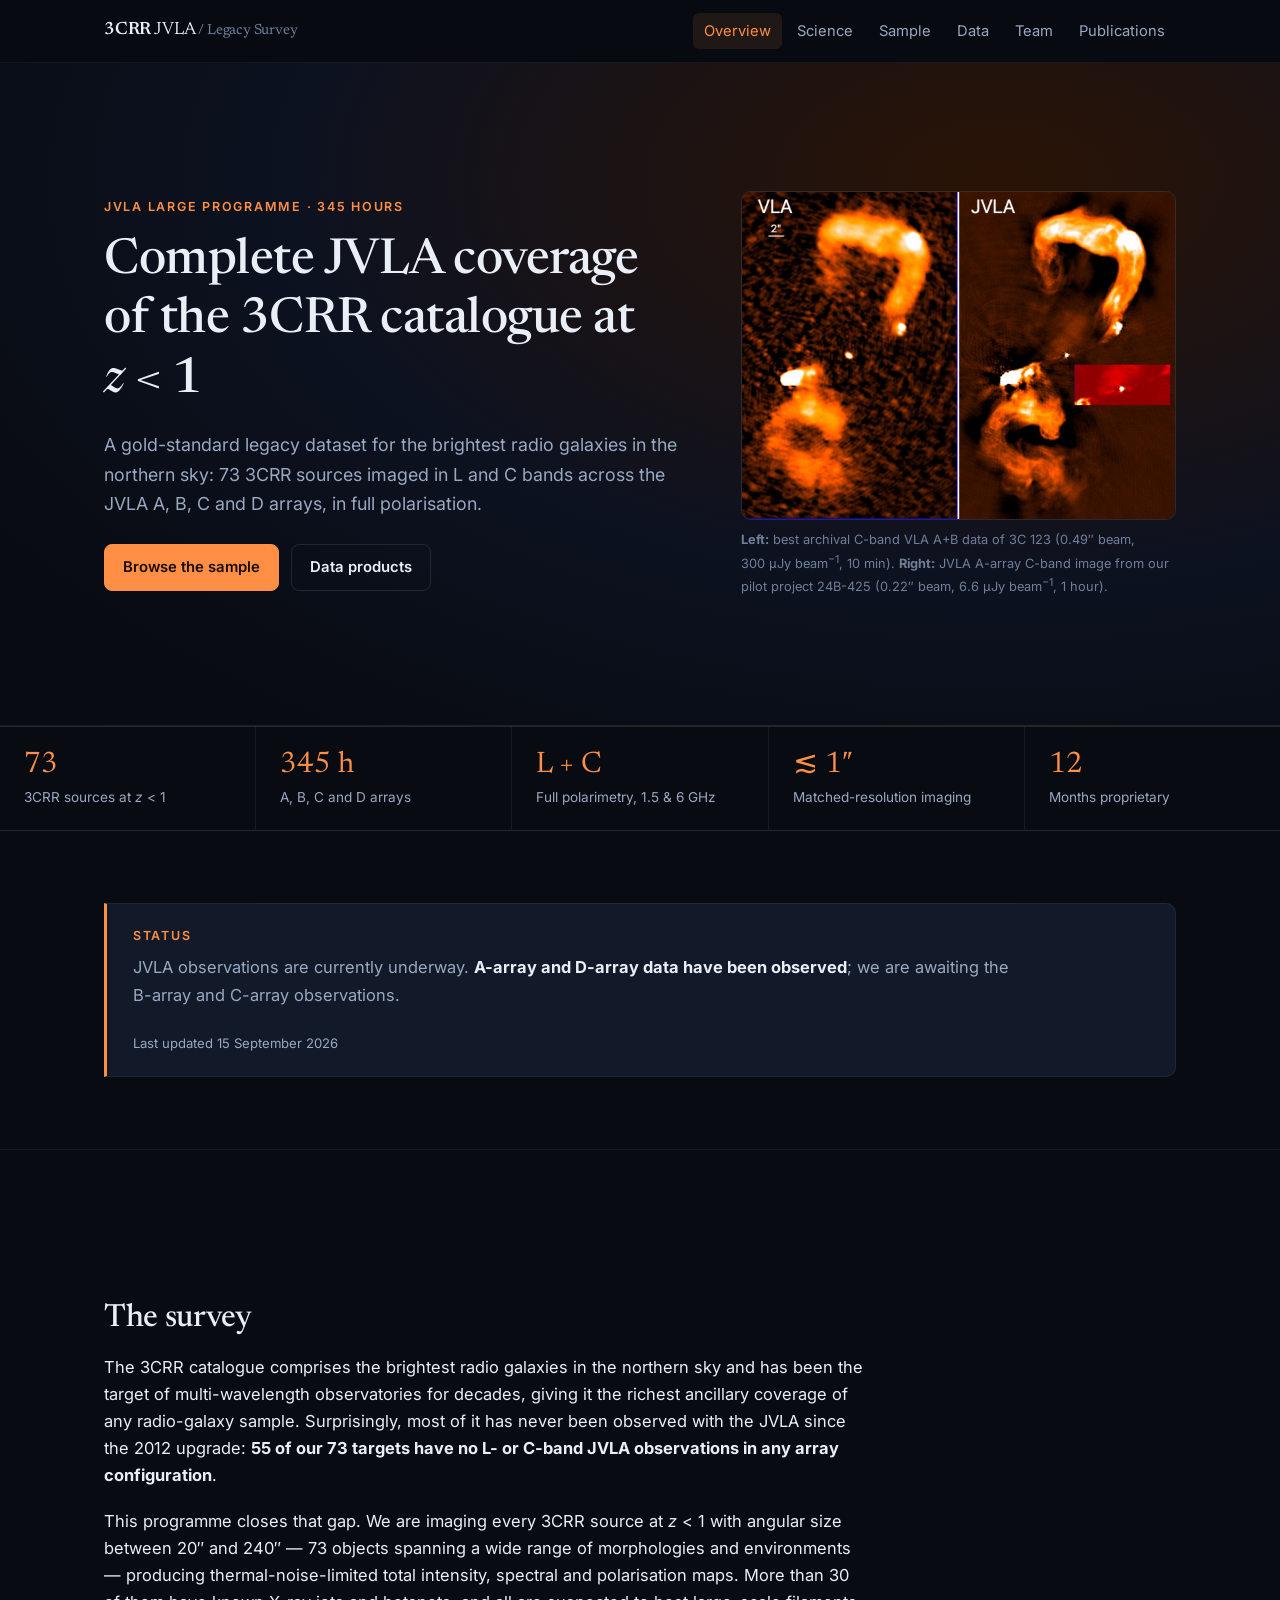
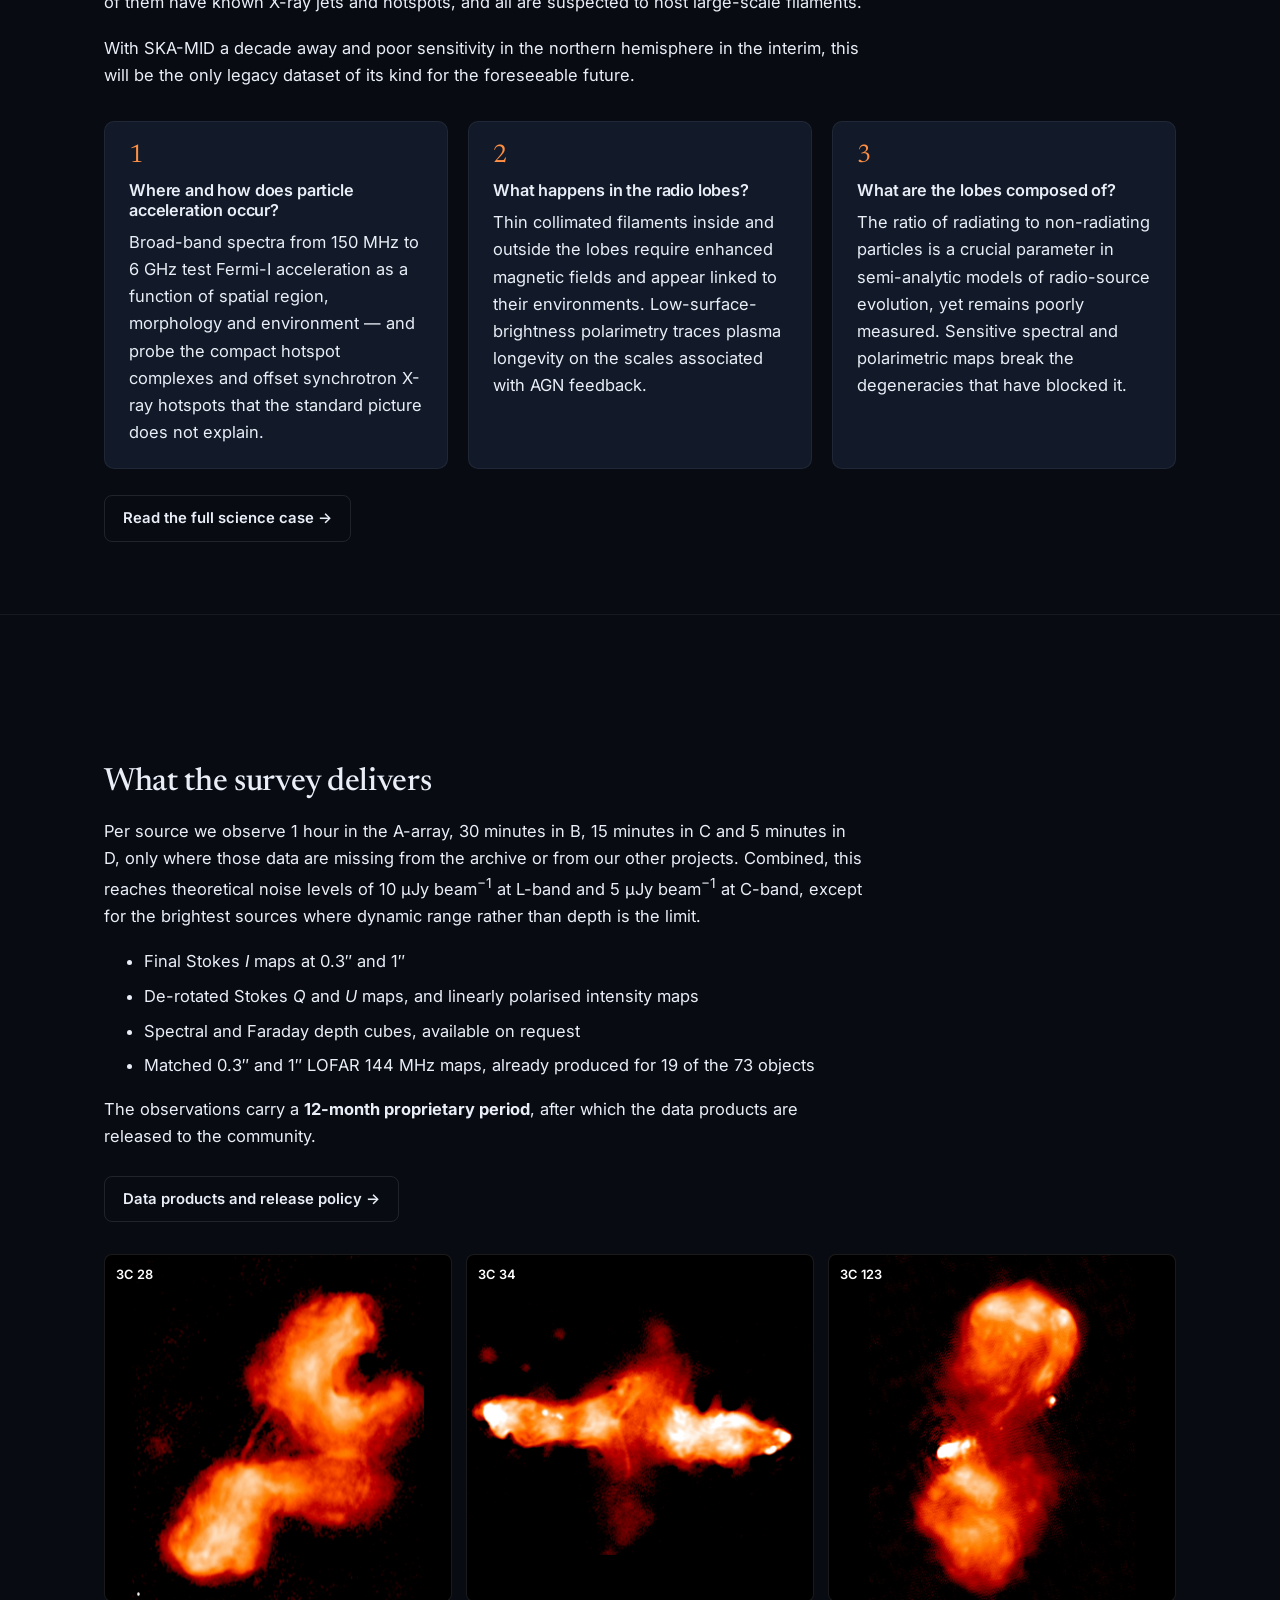
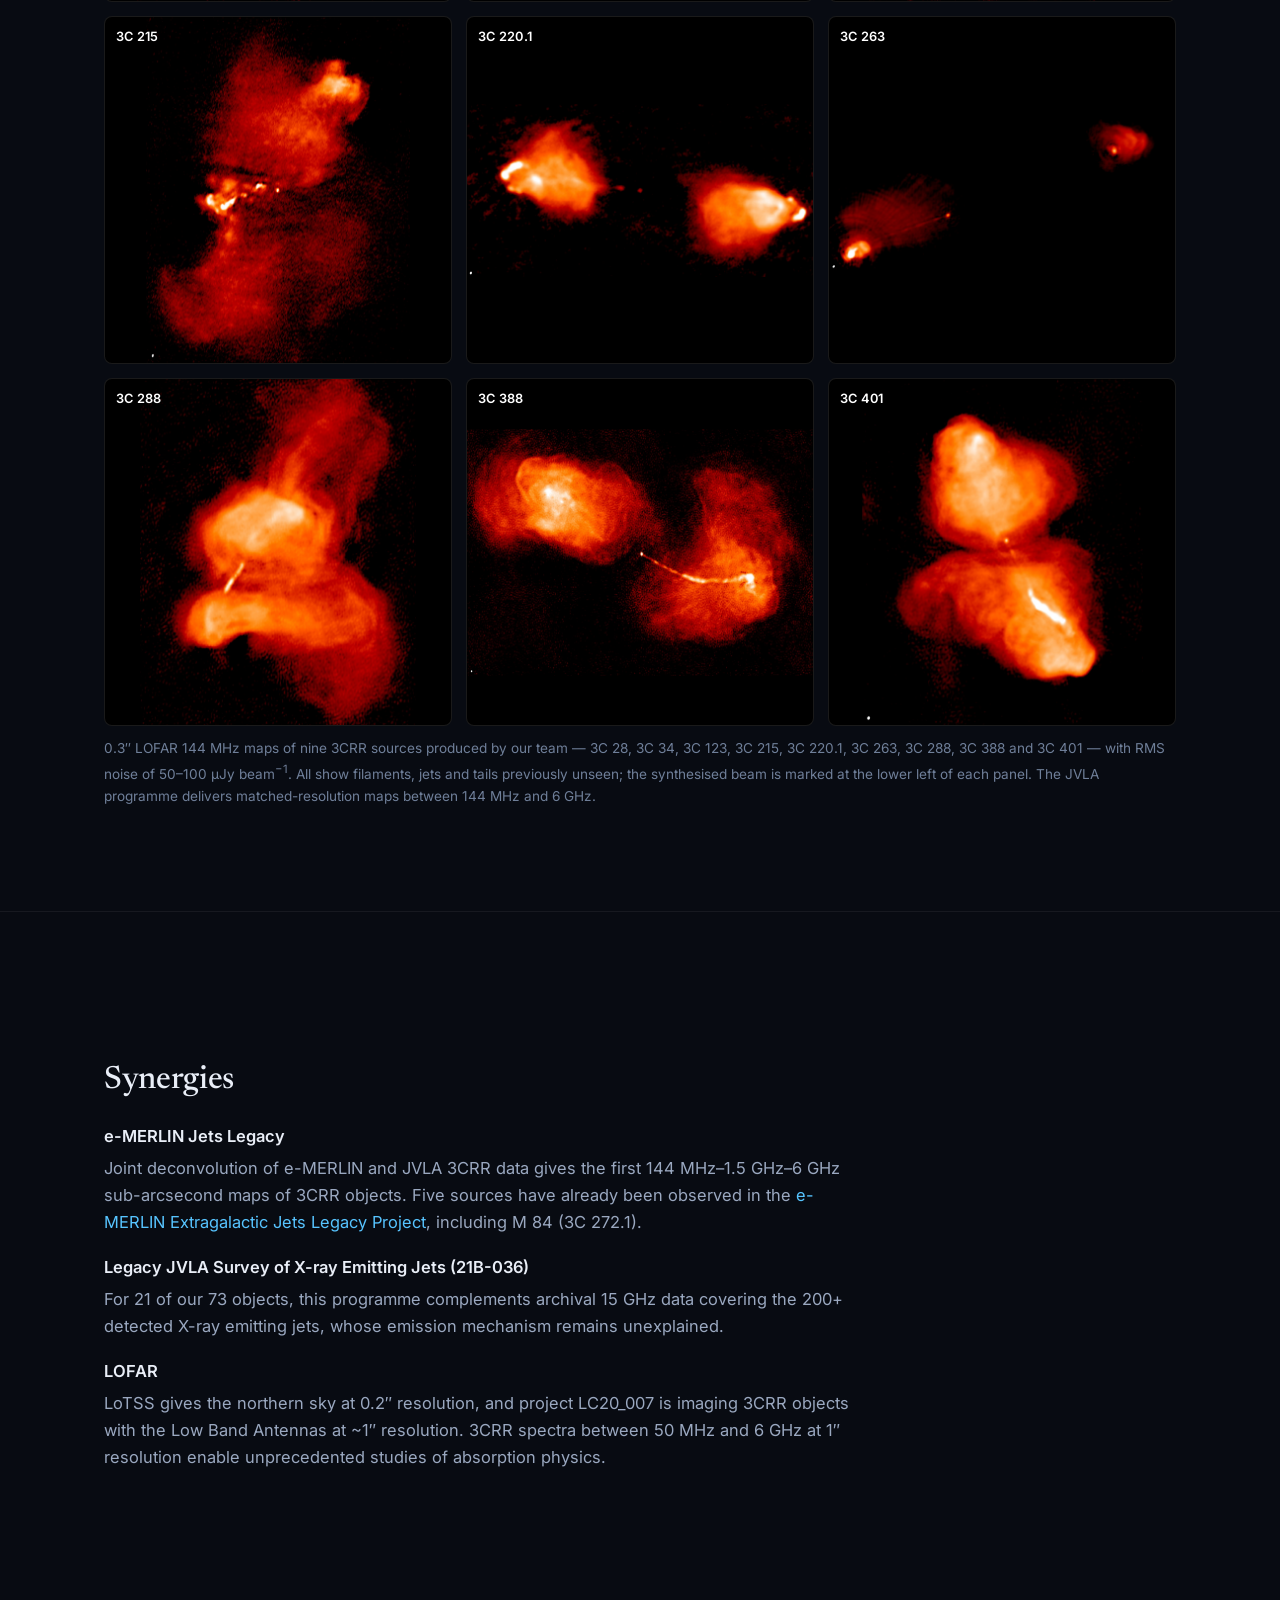
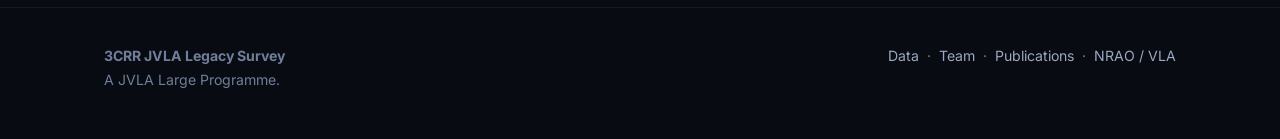
<file: index.html>
<!DOCTYPE html>
<html lang="en">
<head>
<meta charset="utf-8">
<meta name="viewport" content="width=device-width, initial-scale=1, viewport-fit=cover">
<title>3CRR JVLA Legacy Survey</title>
<meta name="description" content="A 345-hour JVLA Large Programme mapping 73 3CRR radio galaxies at z &lt; 1 in L and C bands across the A, B, C and D arrays.">
<link rel="preconnect" href="https://fonts.googleapis.com">
<link rel="preconnect" href="https://fonts.gstatic.com" crossorigin>
<link href="https://fonts.googleapis.com/css2?family=Inter:wght@400;500;600;700&family=Newsreader:opsz,wght@6..72,400;6..72,500;6..72,600&display=swap" rel="stylesheet">
<link rel="stylesheet" href="assets/style.css">
</head>
<body>

<!-- ======================= HEADER (identical on every page) ======================= -->
<header class="site-header">
  <div class="wrap">
    <a class="brand" href="index.html"><b>3CRR</b> JVLA <span>/ Legacy Survey</span></a>
    <nav class="main">
      <a href="index.html" class="active">Overview</a>
      <a href="science.html">Science</a>
      <a href="sample.html">Sample</a>
      <a href="data.html">Data</a>
      <a href="team.html">Team</a>
      <a href="publications.html">Publications</a>
    </nav>
  </div>
</header>

<!-- ======================= HERO ======================= -->
<div class="hero">
  <div class="wrap">
    <div class="hero-grid">
      <div>
        <div class="eyebrow">JVLA Large Programme &middot; 345 hours</div>
        <h1>Complete JVLA coverage of the 3CRR catalogue at <em>z</em>&nbsp;&lt;&nbsp;1</h1>
        <p class="lede">
          A gold-standard legacy dataset for the brightest radio galaxies in the northern sky:
          73 3CRR sources imaged in L and C bands across the JVLA A, B, C and D arrays, in full
          polarisation.
        </p>
        <div class="btn-row">
          <a class="btn" href="sample.html">Browse the sample</a>
          <a class="btn ghost" href="data.html">Data products</a>
        </div>
      </div>
      <figure class="hero-fig">
        <img src="assets/img/3c123-vla-vs-jvla.jpg"
             alt="Side-by-side C-band radio maps of 3C 123: the best archival VLA A+B image on the left and the new JVLA A-array image on the right, showing far more structure.">
        <figcaption>
          <strong>Left:</strong> best archival C-band VLA A+B data of 3C&nbsp;123 (0.49&Prime; beam,
          300&nbsp;&micro;Jy&nbsp;beam<sup>&minus;1</sup>, 10&nbsp;min).
          <strong>Right:</strong> JVLA A-array C-band image from our pilot project 24B-425
          (0.22&Prime; beam, 6.6&nbsp;&micro;Jy&nbsp;beam<sup>&minus;1</sup>, 1&nbsp;hour).
        </figcaption>
      </figure>
    </div>
  </div>
</div>

<!-- ======================= KEY NUMBERS ======================= -->
<div class="stats">
  <div class="stat"><div class="n">73</div><div class="l">3CRR sources at <em>z</em> &lt; 1</div></div>
  <div class="stat"><div class="n">345 h</div><div class="l">A, B, C and D arrays</div></div>
  <div class="stat"><div class="n">L + C</div><div class="l">Full polarimetry, 1.5 &amp; 6 GHz</div></div>
  <div class="stat"><div class="n">&#8818; 1&Prime;</div><div class="l">Matched-resolution imaging</div></div>
  <div class="stat"><div class="n">12</div><div class="l">Months proprietary</div></div>
</div>

<!-- ======================= STATUS =======================
     Keep this short and current — it is the first thing returning visitors
     look for. Update the date whenever the wording changes.
     ============================================================ -->
<section class="band">
  <div class="wrap">
    <div class="status">
      <div>
        <div class="eyebrow" style="margin-bottom:0.6em">Status</div>
        <p style="margin:0">
          JVLA observations are currently underway. <strong>A-array and D-array data have been
          observed</strong>; we are awaiting the B-array and C-array observations.
        </p>
      </div>
      <p class="status-date">Last updated 15 September 2026</p>
    </div>
  </div>
</section>

<!-- ======================= WHAT AND WHY ======================= -->
<section class="band">
  <div class="wrap">
    <div class="narrow">
      <h2>The survey</h2>
      <p>
        The 3CRR catalogue comprises the brightest radio galaxies in the northern sky and has been the
        target of multi-wavelength observatories for decades, giving it the richest ancillary coverage of
        any radio-galaxy sample. Surprisingly, most of it has never been observed with the JVLA since the
        <!-- 55 is the count from data/sources.csv. The proposal quotes 57; check which is current. -->
        2012 upgrade: <strong>55 of our 73 targets have no L- or C-band JVLA observations in any array
        configuration</strong>.
      </p>
      <p>
        This programme closes that gap. We are imaging every 3CRR source at <em>z</em>&nbsp;&lt;&nbsp;1 with
        angular size between 20&Prime; and 240&Prime; &mdash; 73 objects spanning a wide range of morphologies
        and environments &mdash; producing thermal-noise-limited total intensity, spectral and polarisation maps.
        More than 30 of them have known X-ray jets and hotspots, and all are suspected to host large-scale
        filaments.
      </p>
      <p>
        With SKA-MID a decade away and poor sensitivity in the northern hemisphere in the interim, this will
        be the only legacy dataset of its kind for the foreseeable future.
      </p>
    </div>

    <div class="cards">
      <div class="card">
        <span class="q">1</span>
        <h3>Where and how does particle acceleration occur?</h3>
        <p>
          Broad-band spectra from 150&nbsp;MHz to 6&nbsp;GHz test Fermi-I acceleration as a function of spatial
          region, morphology and environment &mdash; and probe the compact hotspot complexes and offset
          synchrotron X-ray hotspots that the standard picture does not explain.
        </p>
      </div>
      <div class="card">
        <span class="q">2</span>
        <h3>What happens in the radio lobes?</h3>
        <p>
          Thin collimated filaments inside and outside the lobes require enhanced magnetic fields and appear
          linked to their environments. Low-surface-brightness polarimetry traces plasma longevity on the
          scales associated with AGN feedback.
        </p>
      </div>
      <div class="card">
        <span class="q">3</span>
        <h3>What are the lobes composed of?</h3>
        <p>
          The ratio of radiating to non-radiating particles is a crucial parameter in semi-analytic models of
          radio-source evolution, yet remains poorly measured. Sensitive spectral and polarimetric maps break
          the degeneracies that have blocked it.
        </p>
      </div>
    </div>

    <div class="btn-row">
      <a class="btn ghost" href="science.html">Read the full science case &rarr;</a>
    </div>
  </div>
</section>

<!-- ======================= WHAT WE WILL DELIVER ======================= -->
<section class="band">
  <div class="wrap">
    <div class="narrow">
      <h2>What the survey delivers</h2>
      <p>
        Per source we observe 1&nbsp;hour in the A-array, 30&nbsp;minutes in B, 15&nbsp;minutes in C and
        5&nbsp;minutes in D, only where those data are missing from the archive or from our other projects.
        Combined, this reaches theoretical noise levels of
        10&nbsp;&micro;Jy&nbsp;beam<sup>&minus;1</sup> at L-band and 5&nbsp;&micro;Jy&nbsp;beam<sup>&minus;1</sup>
        at C-band, except for the brightest sources where dynamic range rather than depth is the limit.
      </p>
      <ul class="tight">
        <li>Final Stokes <em>I</em> maps at 0.3&Prime; and 1&Prime;</li>
        <li>De-rotated Stokes <em>Q</em> and <em>U</em> maps, and linearly polarised intensity maps</li>
        <li>Spectral and Faraday depth cubes, available on request</li>
        <li>Matched 0.3&Prime; and 1&Prime; LOFAR 144&nbsp;MHz maps, already produced for 19 of the 73 objects</li>
      </ul>
      <p>
        The observations carry a <strong>12-month proprietary period</strong>, after which the data products
        are released to the community.
      </p>
      <div class="btn-row">
        <a class="btn ghost" href="data.html">Data products and release policy &rarr;</a>
      </div>
    </div>

    <!-- ===================================================================
         LOFAR gallery. To add a source, copy one <div class="shot"> block and
         put the image in assets/img/. Keep the <span> label and the alt text.
         Images are shown in a square box, so anything shaped fits without
         cropping. Update the count in the caption if you change the number.
         =================================================================== -->
    <figure>
      <div class="imgrid">
        <div class="shot">
          <img src="assets/img/3c28-lofar.jpg" alt="0.3 arcsecond LOFAR 144 MHz map of 3C 28.">
          <span>3C 28</span>
        </div>
        <div class="shot">
          <img src="assets/img/3c34-lofar.jpg" alt="0.3 arcsecond LOFAR 144 MHz map of 3C 34, showing filaments and tails.">
          <span>3C 34</span>
        </div>
        <div class="shot">
          <img src="assets/img/3c123-lofar.jpg" alt="0.3 arcsecond LOFAR 144 MHz map of 3C 123, showing lobe substructure.">
          <span>3C 123</span>
        </div>
        <div class="shot">
          <img src="assets/img/3c215-lofar.jpg" alt="0.3 arcsecond LOFAR 144 MHz map of 3C 215.">
          <span>3C 215</span>
        </div>
        <div class="shot">
          <img src="assets/img/3c220_1-lofar.jpg" alt="0.3 arcsecond LOFAR 144 MHz map of 3C 220.1, showing two lobes with compact hotspots.">
          <span>3C 220.1</span>
        </div>
        <div class="shot">
          <img src="assets/img/3c263-lofar.jpg" alt="0.3 arcsecond LOFAR 144 MHz map of 3C 263.">
          <span>3C 263</span>
        </div>
        <div class="shot">
          <img src="assets/img/3c288-lofar.jpg" alt="0.3 arcsecond LOFAR 144 MHz map of 3C 288, showing diffuse plumes.">
          <span>3C 288</span>
        </div>
        <div class="shot">
          <img src="assets/img/3c388-lofar.jpg" alt="0.3 arcsecond LOFAR 144 MHz map of 3C 388, showing a thin collimated jet reaching a hotspot.">
          <span>3C 388</span>
        </div>
        <div class="shot">
          <img src="assets/img/3c401-lofar.jpg" alt="0.3 arcsecond LOFAR 144 MHz map of 3C 401.">
          <span>3C 401</span>
        </div>
      </div>
      <figcaption>
        0.3&Prime; LOFAR 144&nbsp;MHz maps of nine 3CRR sources produced by our team &mdash; 3C&nbsp;28,
        3C&nbsp;34, 3C&nbsp;123, 3C&nbsp;215, 3C&nbsp;220.1, 3C&nbsp;263, 3C&nbsp;288, 3C&nbsp;388 and
        3C&nbsp;401 &mdash; with RMS noise of 50&ndash;100&nbsp;&micro;Jy&nbsp;beam<sup>&minus;1</sup>.
        All show filaments, jets and tails previously unseen; the synthesised beam is marked at the
        lower left of each panel. The JVLA programme delivers matched-resolution maps between
        144&nbsp;MHz and 6&nbsp;GHz.
      </figcaption>
    </figure>
  </div>
</section>

<!-- ======================= SYNERGIES ======================= -->
<section class="band">
  <div class="wrap narrow">
    <h2>Synergies</h2>
    <dl class="spec">
      <dt>e-MERLIN Jets Legacy</dt>
      <dd>
        Joint deconvolution of e-MERLIN and JVLA 3CRR data gives the first
        144&nbsp;MHz&ndash;1.5&nbsp;GHz&ndash;6&nbsp;GHz sub-arcsecond maps of 3CRR objects. Five sources have
        already been observed in the
        <a href="https://www.e-merlin.ac.uk/legacy/projects/jets.html">e-MERLIN Extragalactic Jets Legacy
        Project</a>, including M&nbsp;84 (3C&nbsp;272.1).
      </dd>
      <dt>Legacy JVLA Survey of X-ray Emitting Jets (21B-036)</dt>
      <dd>
        For 21 of our 73 objects, this programme complements archival 15&nbsp;GHz data covering the
        200+ detected X-ray emitting jets, whose emission mechanism remains unexplained.
      </dd>
      <dt>LOFAR</dt>
      <dd>
        LoTSS gives the northern sky at 0.2&Prime; resolution, and project LC20_007 is imaging 3CRR objects with
        the Low Band Antennas at ~1&Prime; resolution. 3CRR spectra between 50&nbsp;MHz and 6&nbsp;GHz at
        1&Prime; resolution enable unprecedented studies of absorption physics.
      </dd>
    </dl>
  </div>
</section>

<!-- ======================= FOOTER (identical on every page) ======================= -->
<footer class="site-footer">
  <div class="wrap">
    <div>
      <strong>3CRR JVLA Legacy Survey</strong><br>
      A JVLA Large Programme. <!-- TO DO: add the NRAO project code here, e.g. "Project 26A-XXX." -->
    </div>
    <div>
      <a href="data.html">Data</a> &nbsp;&middot;&nbsp;
      <a href="team.html">Team</a> &nbsp;&middot;&nbsp;
      <a href="publications.html">Publications</a> &nbsp;&middot;&nbsp;
      <a href="https://science.nrao.edu/facilities/vla">NRAO / VLA</a>
    </div>
  </div>
</footer>

</body>
</html>
</file>
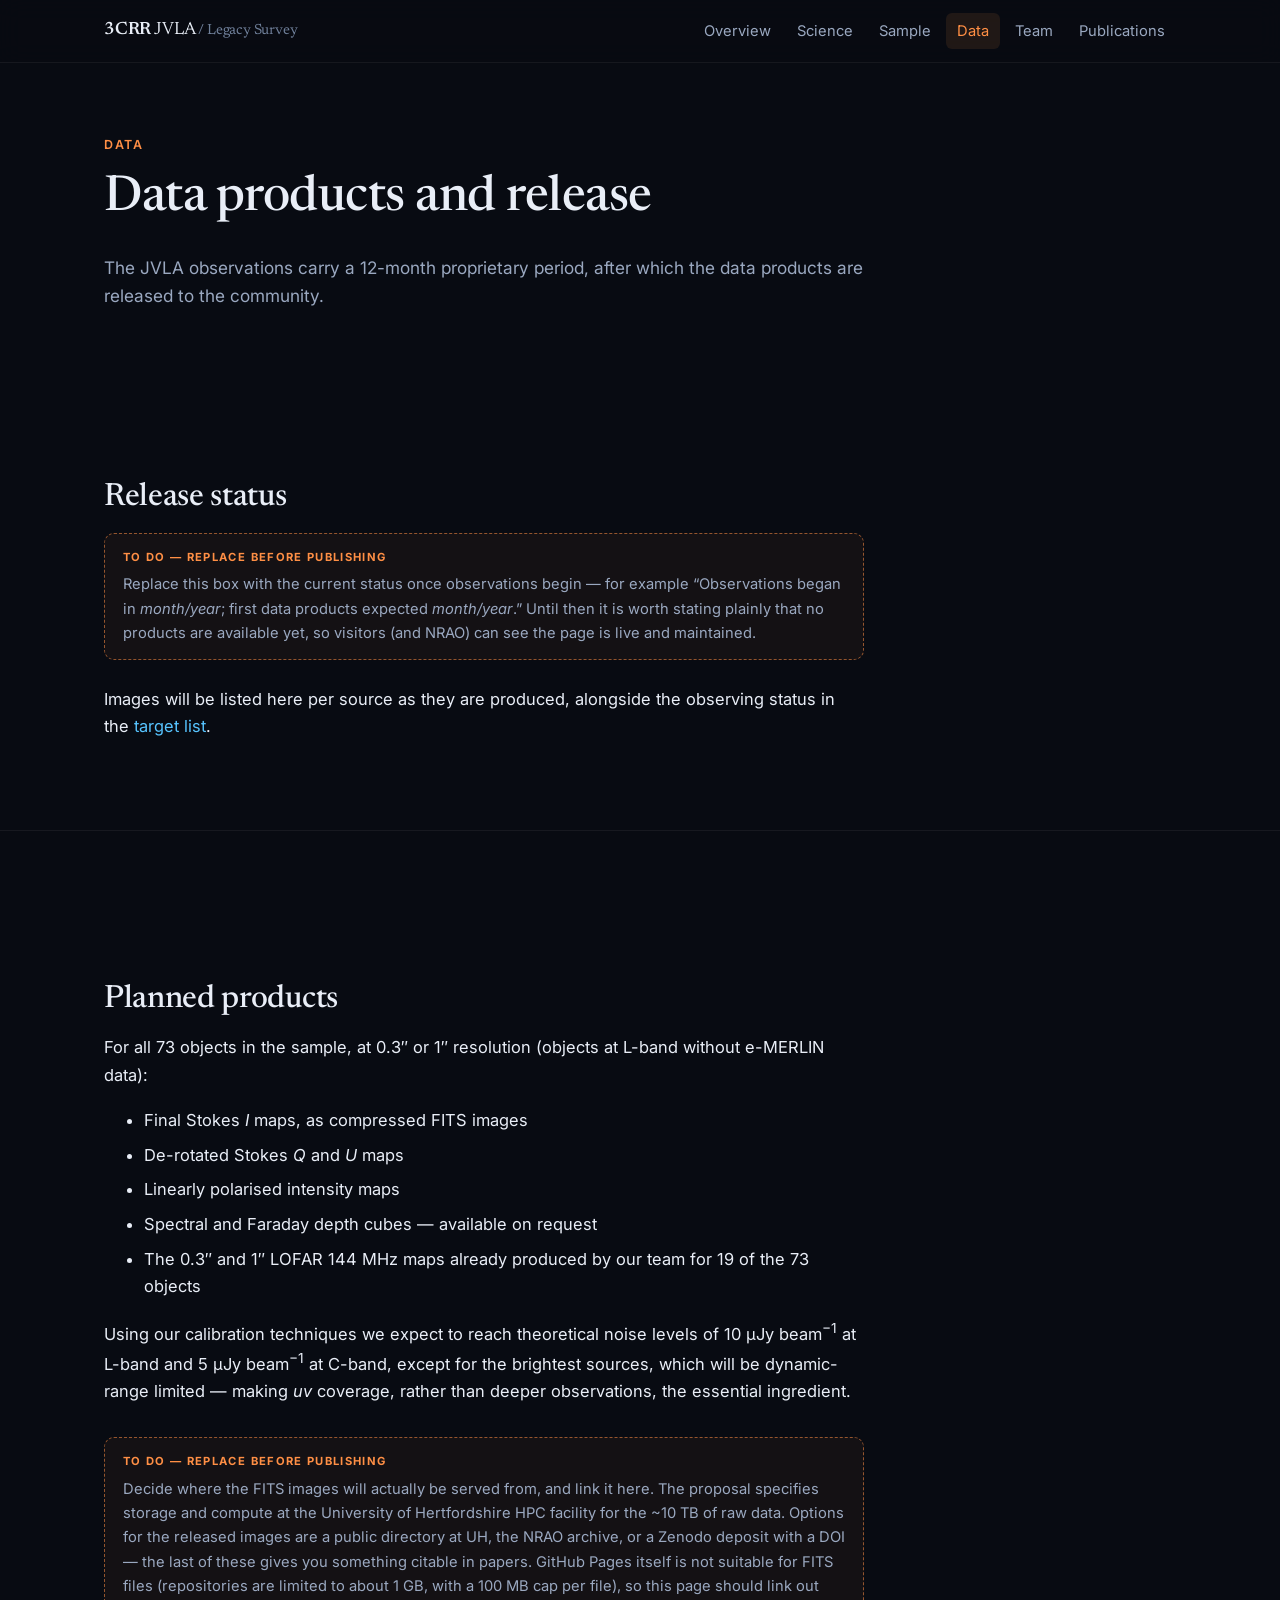
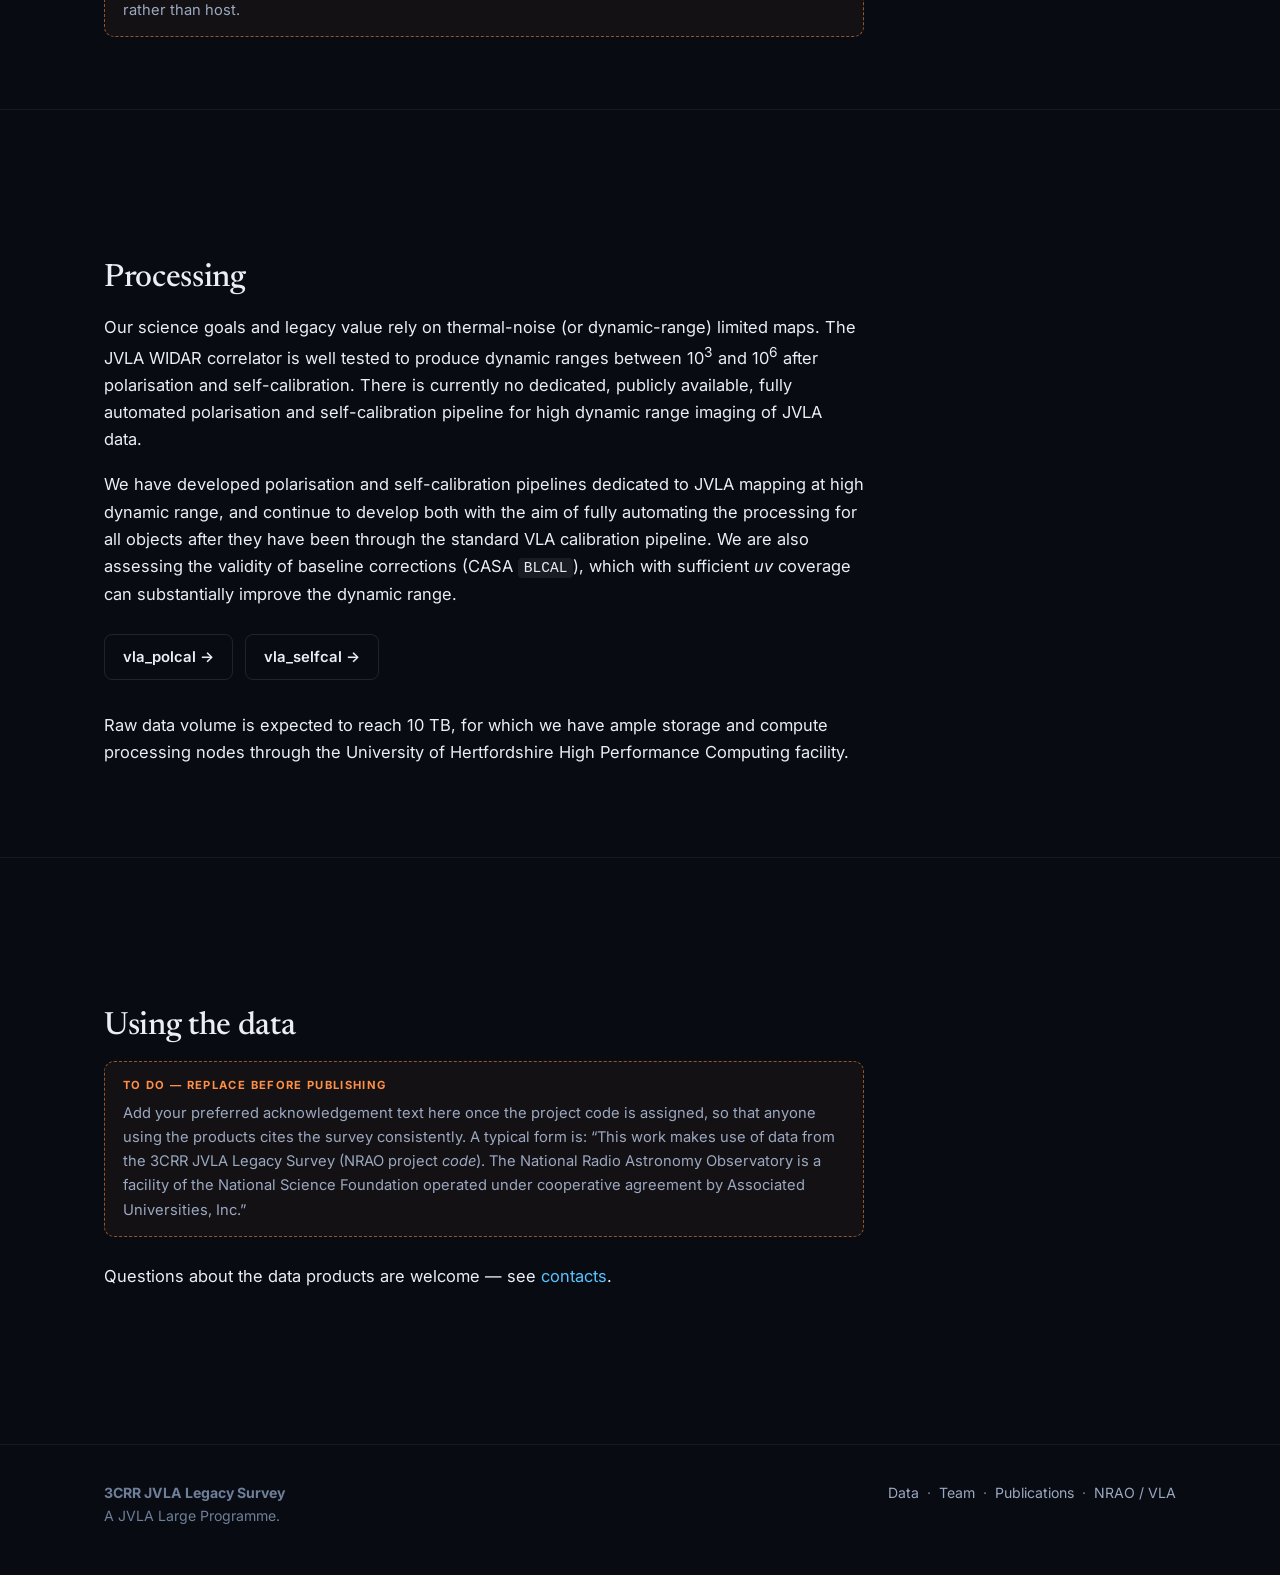
<file: data.html>
<!DOCTYPE html>
<html lang="en">
<head>
<meta charset="utf-8">
<meta name="viewport" content="width=device-width, initial-scale=1, viewport-fit=cover">
<title>Data products &middot; 3CRR JVLA Legacy Survey</title>
<meta name="description" content="Data products, processing pipelines and the release policy for the 3CRR JVLA Large Programme.">
<link rel="preconnect" href="https://fonts.googleapis.com">
<link rel="preconnect" href="https://fonts.gstatic.com" crossorigin>
<link href="https://fonts.googleapis.com/css2?family=Inter:wght@400;500;600;700&family=Newsreader:opsz,wght@6..72,400;6..72,500;6..72,600&display=swap" rel="stylesheet">
<link rel="stylesheet" href="assets/style.css">
</head>
<body>

<header class="site-header">
  <div class="wrap">
    <a class="brand" href="index.html"><b>3CRR</b> JVLA <span>/ Legacy Survey</span></a>
    <nav class="main">
      <a href="index.html">Overview</a>
      <a href="science.html">Science</a>
      <a href="sample.html">Sample</a>
      <a href="data.html" class="active">Data</a>
      <a href="team.html">Team</a>
      <a href="publications.html">Publications</a>
    </nav>
  </div>
</header>

<div class="wrap page-head narrow">
  <div class="eyebrow">Data</div>
  <h1>Data products and release</h1>
  <p class="lede">
    The JVLA observations carry a 12-month proprietary period, after which the data products are released
    to the community.
  </p>
</div>

<section class="band">
  <div class="wrap">
    <div class="narrow">
      <h2>Release status</h2>
      <div class="todo">
        Replace this box with the current status once observations begin &mdash; for example
        &ldquo;Observations began in <em>month/year</em>; first data products expected <em>month/year</em>.&rdquo;
        Until then it is worth stating plainly that no products are available yet, so visitors
        (and NRAO) can see the page is live and maintained.
      </div>
      <p style="margin-top:1.6rem">
        Images will be listed here per source as they are produced, alongside the observing status in the
        <a href="sample.html">target list</a>.
      </p>
    </div>
  </div>
</section>

<section class="band">
  <div class="wrap narrow">
    <h2>Planned products</h2>
    <p>For all 73 objects in the sample, at 0.3&Prime; or 1&Prime; resolution (objects at L-band without e-MERLIN data):</p>
    <ul class="tight">
      <li>Final Stokes <em>I</em> maps, as compressed FITS images</li>
      <li>De-rotated Stokes <em>Q</em> and <em>U</em> maps</li>
      <li>Linearly polarised intensity maps</li>
      <li>Spectral and Faraday depth cubes &mdash; available on request</li>
      <li>The 0.3&Prime; and 1&Prime; LOFAR 144&nbsp;MHz maps already produced by our team for 19 of the 73 objects</li>
    </ul>
    <p>
      Using our calibration techniques we expect to reach theoretical noise levels of
      10&nbsp;&micro;Jy&nbsp;beam<sup>&minus;1</sup> at L-band and 5&nbsp;&micro;Jy&nbsp;beam<sup>&minus;1</sup> at
      C-band, except for the brightest sources, which will be dynamic-range limited &mdash; making <em>uv</em>
      coverage, rather than deeper observations, the essential ingredient.
    </p>

    <div class="todo" style="margin-top:2rem">
      Decide where the FITS images will actually be served from, and link it here. The proposal specifies storage
      and compute at the University of Hertfordshire HPC facility for the ~10&nbsp;TB of raw data. Options for the
      released images are a public directory at UH, the NRAO archive, or a Zenodo deposit with a DOI &mdash; the
      last of these gives you something citable in papers. GitHub Pages itself is not suitable for FITS files
      (repositories are limited to about 1&nbsp;GB, with a 100&nbsp;MB cap per file), so this page should link out
      rather than host.
    </div>
  </div>
</section>

<section class="band">
  <div class="wrap narrow">
    <h2>Processing</h2>
    <p>
      Our science goals and legacy value rely on thermal-noise (or dynamic-range) limited maps. The JVLA WIDAR
      correlator is well tested to produce dynamic ranges between 10<sup>3</sup> and 10<sup>6</sup> after
      polarisation and self-calibration. There is currently no dedicated, publicly available, fully automated
      polarisation and self-calibration pipeline for high dynamic range imaging of JVLA data.
    </p>
    <p>
      We have developed polarisation and self-calibration pipelines dedicated to JVLA mapping at high dynamic
      range, and continue to develop both with the aim of fully automating the processing for all objects after
      they have been through the standard VLA calibration pipeline. We are also assessing the validity of baseline
      corrections (CASA <code>BLCAL</code>), which with sufficient <em>uv</em> coverage can substantially improve
      the dynamic range.
    </p>
    <div class="btn-row">
      <a class="btn ghost" href="https://github.com/vmahat/vla_polcal">vla_polcal &rarr;</a>
      <a class="btn ghost" href="https://github.com/vmahat/vla_selfcal">vla_selfcal &rarr;</a>
    </div>
    <p style="margin-top:2rem">
      Raw data volume is expected to reach 10&nbsp;TB, for which we have ample storage and compute processing
      nodes through the University of Hertfordshire High Performance Computing facility.
    </p>
  </div>
</section>

<section class="band">
  <div class="wrap narrow">
    <h2>Using the data</h2>
    <div class="todo">
      Add your preferred acknowledgement text here once the project code is assigned, so that anyone using the
      products cites the survey consistently. A typical form is: &ldquo;This work makes use of data from the
      3CRR JVLA Legacy Survey (NRAO project <em>code</em>). The National Radio Astronomy Observatory is a
      facility of the National Science Foundation operated under cooperative agreement by Associated
      Universities, Inc.&rdquo;
    </div>
    <p style="margin-top:1.6rem">
      Questions about the data products are welcome &mdash; see <a href="team.html">contacts</a>.
    </p>
  </div>
</section>

<footer class="site-footer">
  <div class="wrap">
    <div>
      <strong>3CRR JVLA Legacy Survey</strong><br>
      A JVLA Large Programme.
    </div>
    <div>
      <a href="data.html">Data</a> &nbsp;&middot;&nbsp;
      <a href="team.html">Team</a> &nbsp;&middot;&nbsp;
      <a href="publications.html">Publications</a> &nbsp;&middot;&nbsp;
      <a href="https://science.nrao.edu/facilities/vla">NRAO / VLA</a>
    </div>
  </div>
</footer>

</body>
</html>
</file>
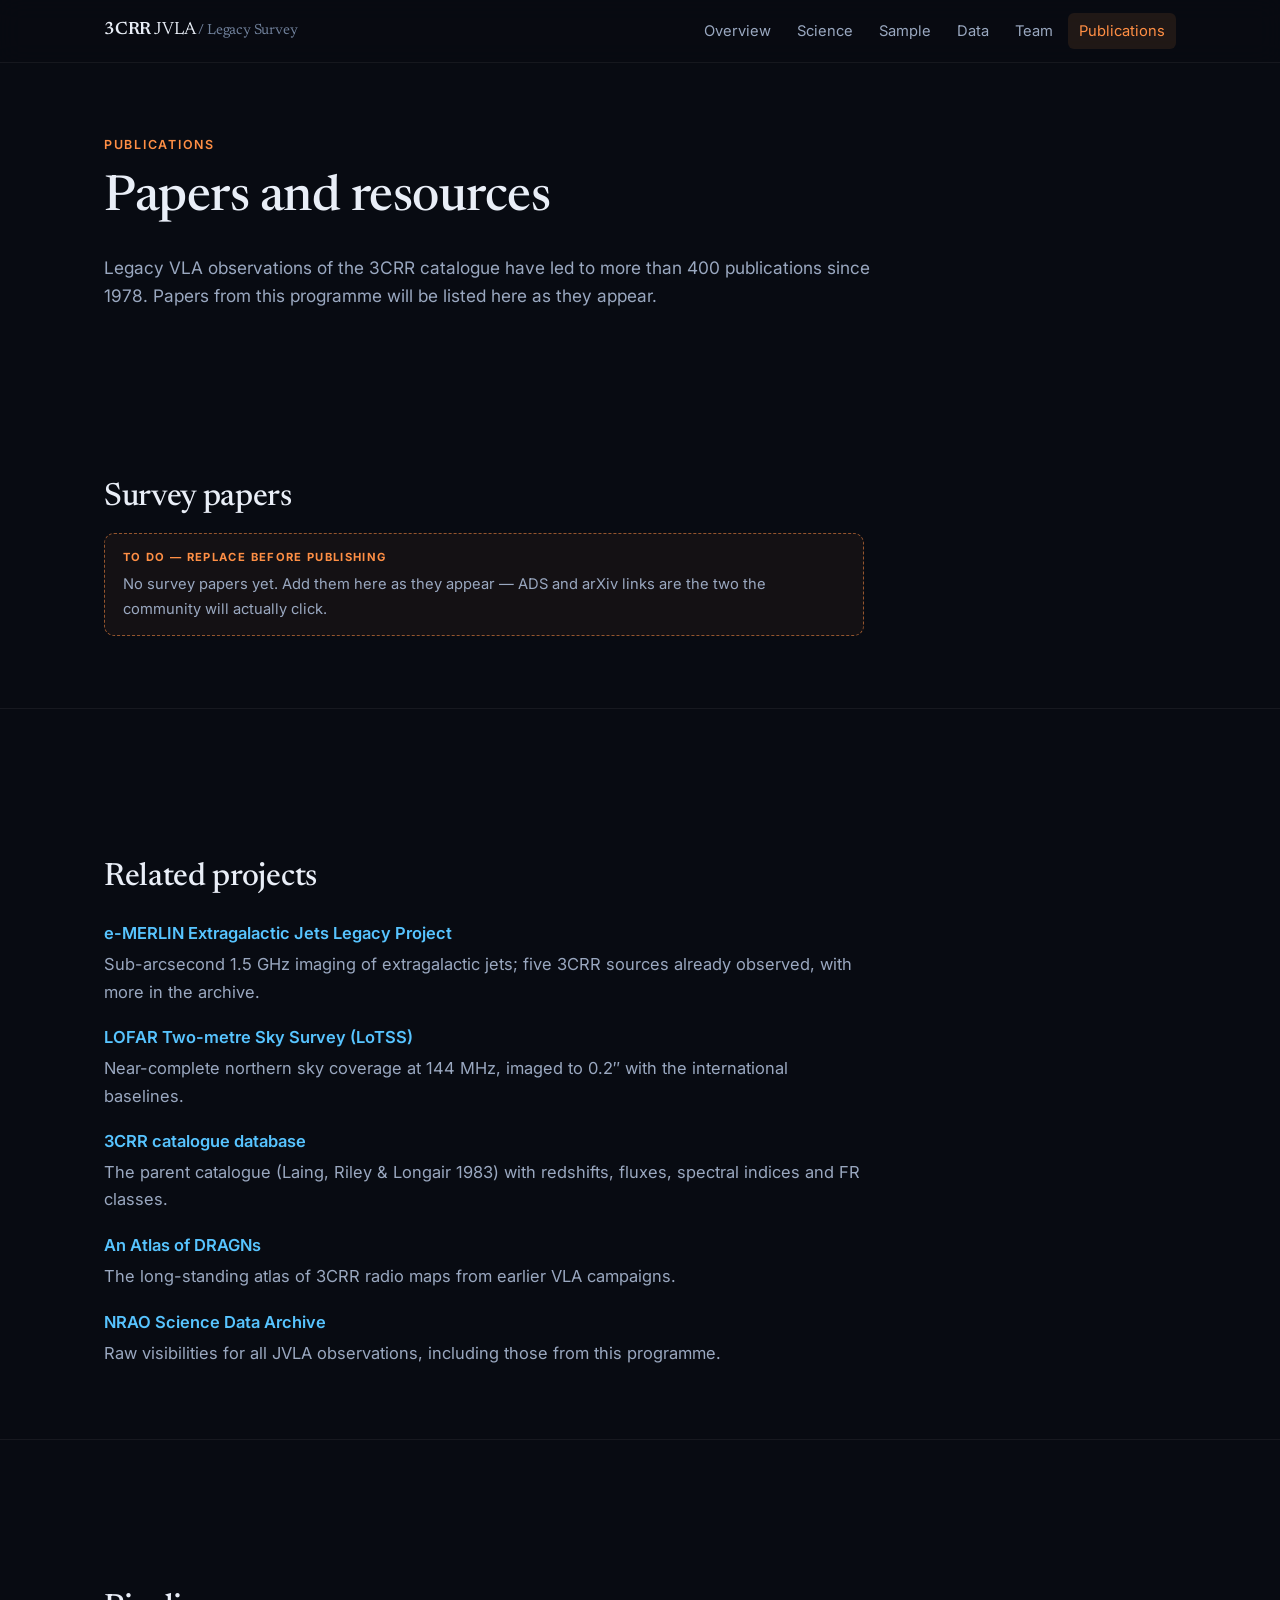
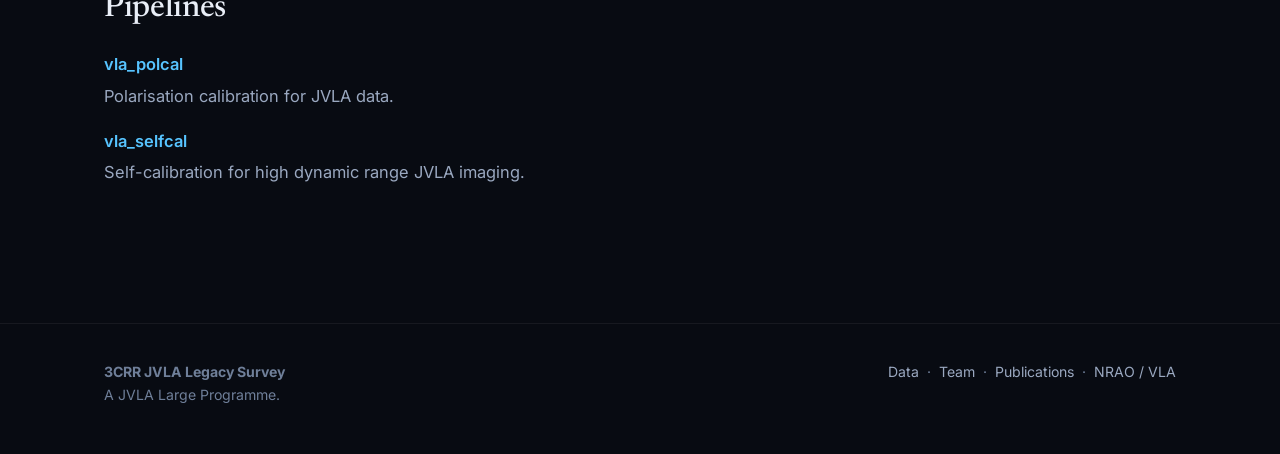
<file: publications.html>
<!DOCTYPE html>
<html lang="en">
<head>
<meta charset="utf-8">
<meta name="viewport" content="width=device-width, initial-scale=1, viewport-fit=cover">
<title>Publications &middot; 3CRR JVLA Legacy Survey</title>
<meta name="description" content="Publications from the 3CRR JVLA Large Programme and related projects.">
<link rel="preconnect" href="https://fonts.googleapis.com">
<link rel="preconnect" href="https://fonts.gstatic.com" crossorigin>
<link href="https://fonts.googleapis.com/css2?family=Inter:wght@400;500;600;700&family=Newsreader:opsz,wght@6..72,400;6..72,500;6..72,600&display=swap" rel="stylesheet">
<link rel="stylesheet" href="assets/style.css">
</head>
<body>

<header class="site-header">
  <div class="wrap">
    <a class="brand" href="index.html"><b>3CRR</b> JVLA <span>/ Legacy Survey</span></a>
    <nav class="main">
      <a href="index.html">Overview</a>
      <a href="science.html">Science</a>
      <a href="sample.html">Sample</a>
      <a href="data.html">Data</a>
      <a href="team.html">Team</a>
      <a href="publications.html" class="active">Publications</a>
    </nav>
  </div>
</header>

<div class="wrap page-head narrow">
  <div class="eyebrow">Publications</div>
  <h1>Papers and resources</h1>
  <p class="lede">
    Legacy VLA observations of the 3CRR catalogue have led to more than 400 publications since 1978.
    Papers from this programme will be listed here as they appear.
  </p>
</div>

<section class="band">
  <div class="wrap narrow">
    <h2>Survey papers</h2>

    <!-- ===================================================================
         TO DO — add one <li> per paper as they are published. Pattern:
           <li>
             <div class="authors">Author et al. (Year), <em>Title</em></div>
             <div class="meta">Journal, volume, page &middot;
               <a href="https://ui.adsabs.harvard.edu/abs/…">ADS</a> &middot;
               <a href="https://arxiv.org/abs/…">arXiv</a></div>
           </li>
         =================================================================== -->
    <div class="todo">
      No survey papers yet. Add them here as they appear &mdash; ADS and arXiv links are the two the community
      will actually click.
    </div>
  </div>
</section>

<section class="band">
  <div class="wrap narrow">
    <h2>Related projects</h2>
    <dl class="spec">
      <dt><a href="https://www.e-merlin.ac.uk/legacy/projects/jets.html">e-MERLIN Extragalactic Jets Legacy Project</a></dt>
      <dd>Sub-arcsecond 1.5&nbsp;GHz imaging of extragalactic jets; five 3CRR sources already observed, with more in the archive.</dd>

      <dt><a href="https://lofar-surveys.org/">LOFAR Two-metre Sky Survey (LoTSS)</a></dt>
      <dd>Near-complete northern sky coverage at 144&nbsp;MHz, imaged to 0.2&Prime; with the international baselines.</dd>

      <dt><a href="https://3crr.extragalactic.info/">3CRR catalogue database</a></dt>
      <dd>The parent catalogue (Laing, Riley &amp; Longair 1983) with redshifts, fluxes, spectral indices and FR classes.</dd>

      <dt><a href="https://www.jb.man.ac.uk/atlas/">An Atlas of DRAGNs</a></dt>
      <dd>The long-standing atlas of 3CRR radio maps from earlier VLA campaigns.</dd>

      <dt><a href="https://science.nrao.edu/facilities/vla/archive/index">NRAO Science Data Archive</a></dt>
      <dd>Raw visibilities for all JVLA observations, including those from this programme.</dd>
    </dl>
  </div>
</section>

<section class="band">
  <div class="wrap narrow">
    <h2>Pipelines</h2>
    <dl class="spec">
      <dt><a href="https://github.com/vmahat/vla_polcal">vla_polcal</a></dt>
      <dd>Polarisation calibration for JVLA data.</dd>
      <dt><a href="https://github.com/vmahat/vla_selfcal">vla_selfcal</a></dt>
      <dd>Self-calibration for high dynamic range JVLA imaging.</dd>
    </dl>
  </div>
</section>

<footer class="site-footer">
  <div class="wrap">
    <div>
      <strong>3CRR JVLA Legacy Survey</strong><br>
      A JVLA Large Programme.
    </div>
    <div>
      <a href="data.html">Data</a> &nbsp;&middot;&nbsp;
      <a href="team.html">Team</a> &nbsp;&middot;&nbsp;
      <a href="publications.html">Publications</a> &nbsp;&middot;&nbsp;
      <a href="https://science.nrao.edu/facilities/vla">NRAO / VLA</a>
    </div>
  </div>
</footer>

</body>
</html>
</file>
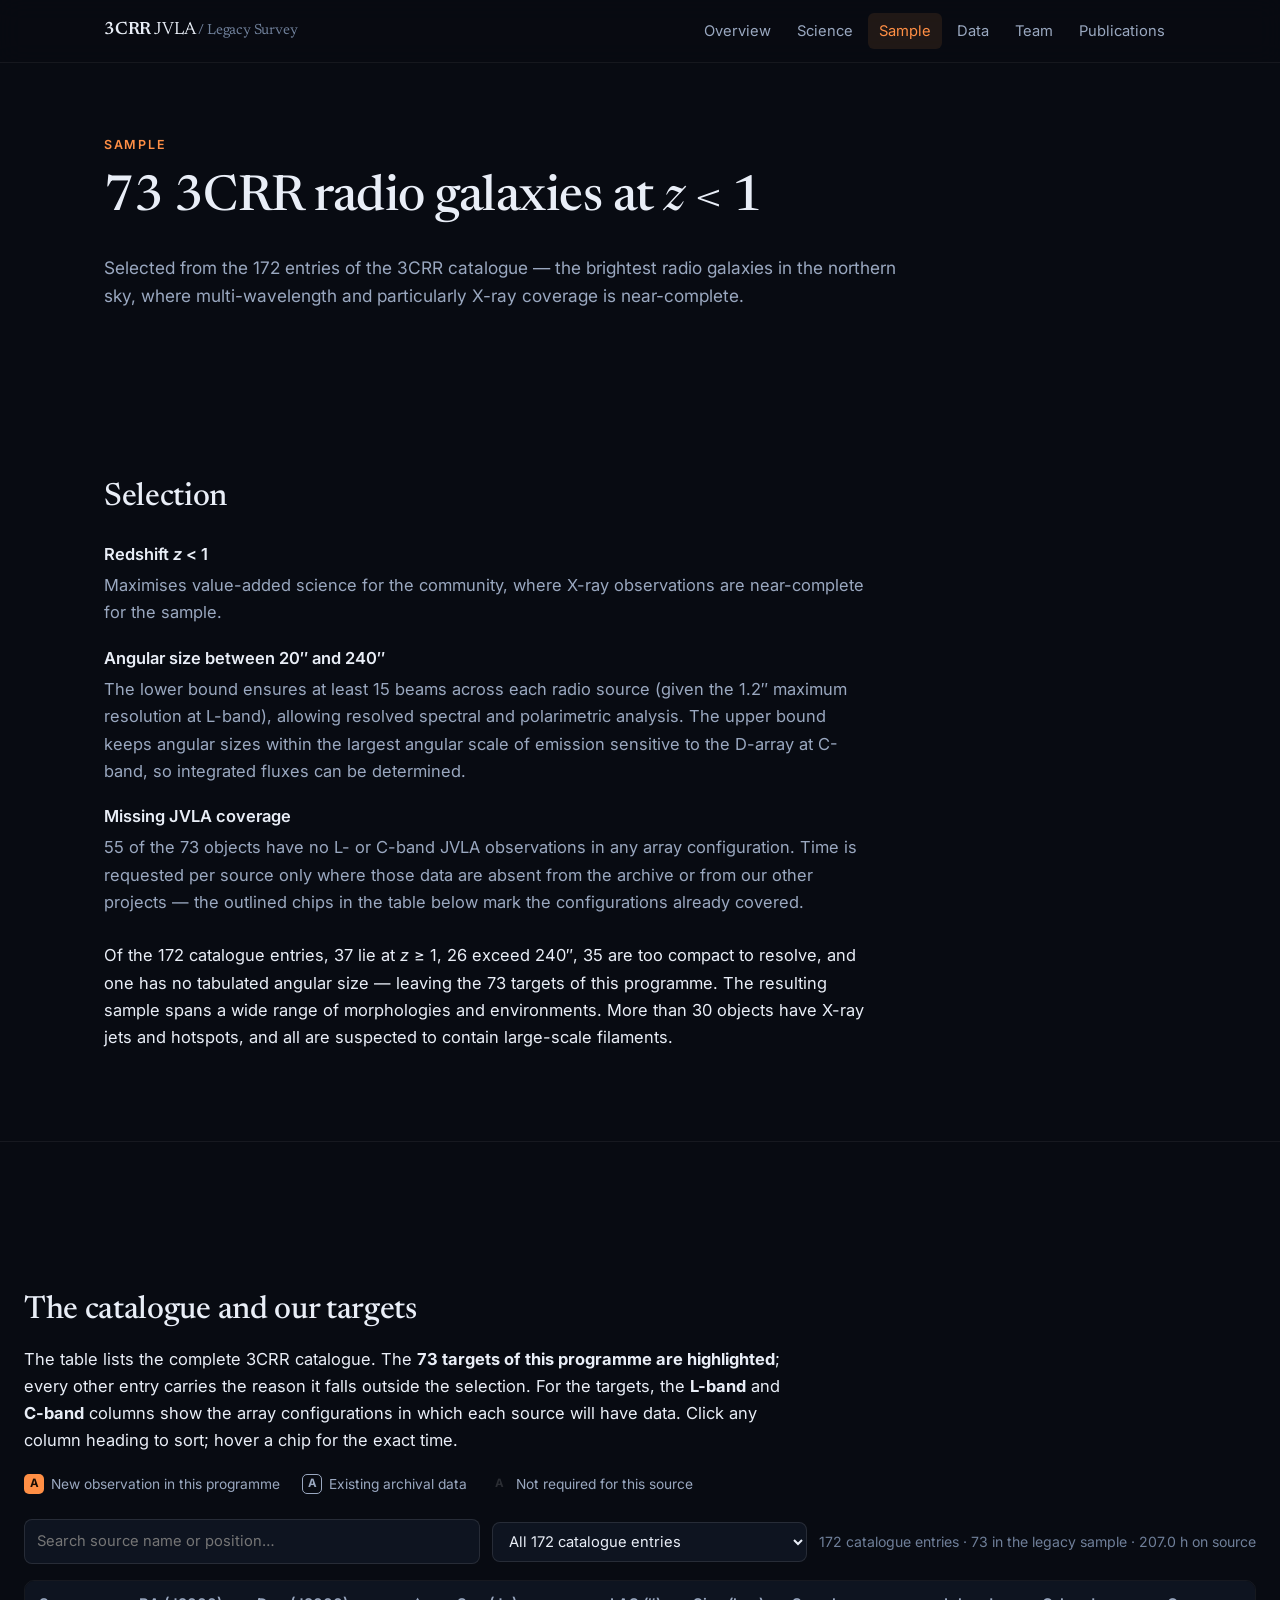
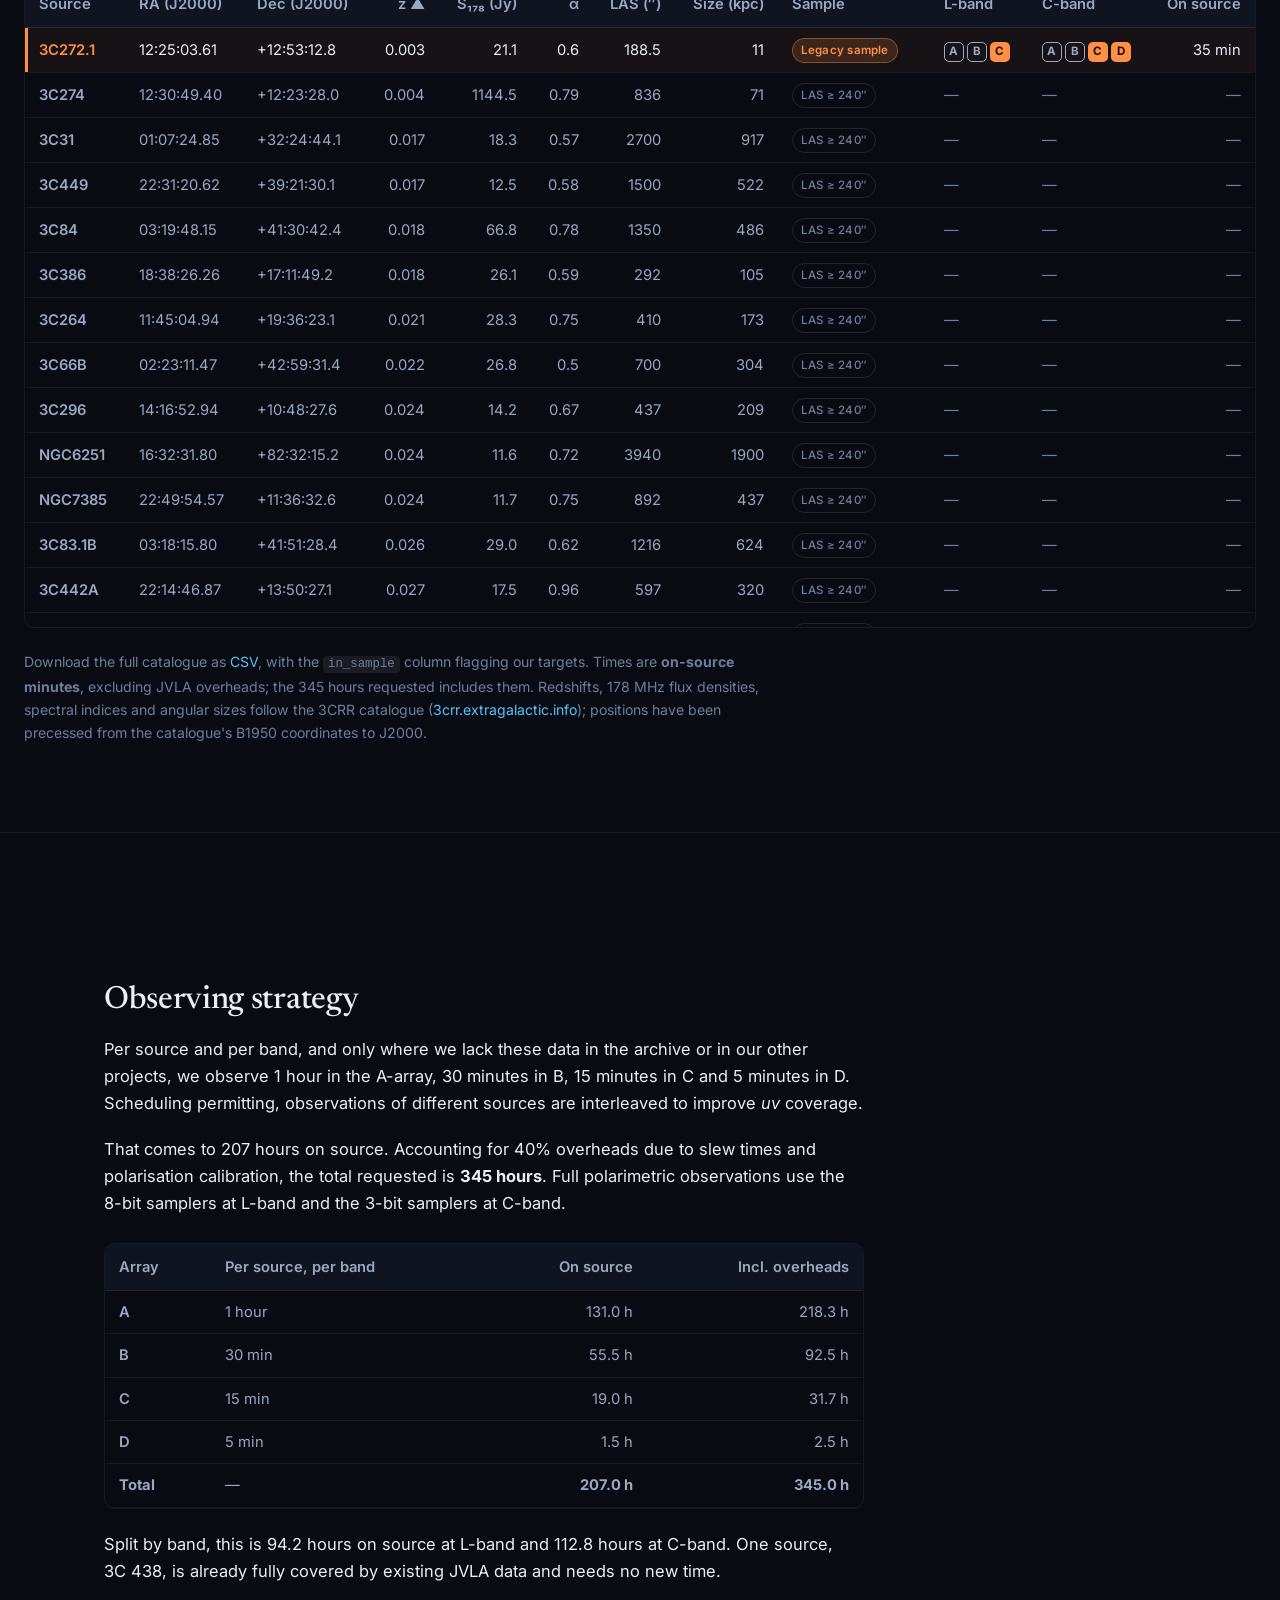
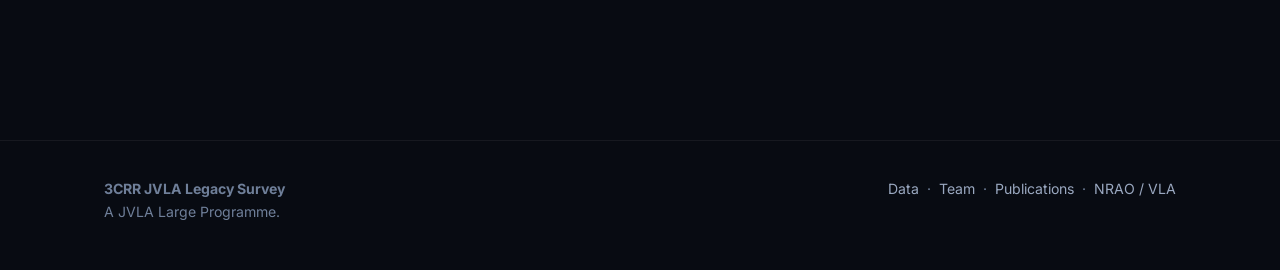
<file: sample.html>
<!DOCTYPE html>
<html lang="en">
<head>
<meta charset="utf-8">
<meta name="viewport" content="width=device-width, initial-scale=1, viewport-fit=cover">
<title>Sample &middot; 3CRR JVLA Legacy Survey</title>
<meta name="description" content="The 73 3CRR radio galaxies at z &lt; 1 targeted by the JVLA Large Programme, with selection criteria and observing status.">
<link rel="preconnect" href="https://fonts.googleapis.com">
<link rel="preconnect" href="https://fonts.gstatic.com" crossorigin>
<link href="https://fonts.googleapis.com/css2?family=Inter:wght@400;500;600;700&family=Newsreader:opsz,wght@6..72,400;6..72,500;6..72,600&display=swap" rel="stylesheet">
<link rel="stylesheet" href="assets/style.css">
</head>
<body>

<header class="site-header">
  <div class="wrap">
    <a class="brand" href="index.html"><b>3CRR</b> JVLA <span>/ Legacy Survey</span></a>
    <nav class="main">
      <a href="index.html">Overview</a>
      <a href="science.html">Science</a>
      <a href="sample.html" class="active">Sample</a>
      <a href="data.html">Data</a>
      <a href="team.html">Team</a>
      <a href="publications.html">Publications</a>
    </nav>
  </div>
</header>

<div class="wrap page-head narrow">
  <div class="eyebrow">Sample</div>
  <h1>73 3CRR radio galaxies at <em>z</em>&nbsp;&lt;&nbsp;1</h1>
  <p class="lede">
    Selected from the 172 entries of the 3CRR catalogue &mdash; the brightest radio galaxies in the northern
    sky, where multi-wavelength and particularly X-ray coverage is near-complete.
  </p>
</div>

<section class="band">
  <div class="wrap narrow">
    <h2>Selection</h2>
    <dl class="spec">
      <dt>Redshift <em>z</em> &lt; 1</dt>
      <dd>Maximises value-added science for the community, where X-ray observations are near-complete for the sample.</dd>

      <dt>Angular size between 20&Prime; and 240&Prime;</dt>
      <dd>
        The lower bound ensures at least 15 beams across each radio source (given the 1.2&Prime; maximum resolution
        at L-band), allowing resolved spectral and polarimetric analysis. The upper bound keeps angular sizes within
        the largest angular scale of emission sensitive to the D-array at C-band, so integrated fluxes can be
        determined.
      </dd>

      <dt>Missing JVLA coverage</dt>
      <dd>
        <!-- 55 is the count from data/sources.csv: sources with no "archival" entry in any of the seven
             band/array columns. The proposal quotes 57; check which is current before publishing. -->
        55 of the 73 objects have no L- or C-band JVLA observations in any array configuration. Time is requested
        per source only where those data are absent from the archive or from our other projects &mdash; the
        outlined chips in the table below mark the configurations already covered.
      </dd>
    </dl>
    <p style="margin-top:1.6em">
      Of the 172 catalogue entries, 37 lie at <em>z</em>&nbsp;&ge;&nbsp;1, 26 exceed 240&Prime;, 35 are too
      compact to resolve, and one has no tabulated angular size &mdash; leaving the 73 targets of this
      programme. The resulting sample spans a wide range of morphologies and environments. More than 30 objects
      have X-ray jets and hotspots, and all are suspected to contain large-scale filaments.
    </p>
  </div>
</section>

<section class="band">
  <div class="wrap-wide">
    <h2>The catalogue and our targets</h2>
    <div class="narrow">
      <p>
        The table lists the complete 3CRR catalogue. The <strong>73 targets of this programme are
        highlighted</strong>; every other entry carries the reason it falls outside the selection. For the
        targets, the <strong>L-band</strong> and <strong>C-band</strong> columns show the array configurations
        in which each source will have data. Click any column heading to sort; hover a chip for the exact time.
      </p>
    </div>

    <div class="legend">
      <span class="k"><span class="chip chip-new">A</span> New observation in this programme</span>
      <span class="k"><span class="chip chip-archival">A</span> Existing archival data</span>
      <span class="k"><span class="chip chip-none">A</span> Not required for this source</span>
    </div>

    <div class="controls">
      <input id="search" type="search" placeholder="Search source name or position…" aria-label="Search the catalogue">
      <select id="coverage-filter" aria-label="Filter the catalogue">
        <option value="">All 172 catalogue entries</option>
        <optgroup label="This programme">
          <option value="sample">The 73 targets</option>
          <option value="new">Targets with new observations</option>
          <option value="archival">Targets fully covered by the archive</option>
        </optgroup>
        <optgroup label="Outside the selection">
          <option value="out">All excluded entries</option>
          <option value="z">Excluded: z ≥ 1</option>
          <option value="las">Excluded: LAS ≥ 240″</option>
          <option value="compact">Excluded: compact</option>
        </optgroup>
      </select>
      <span class="count" id="count"></span>
    </div>

    <p class="note" id="table-error" hidden></p>

    <div class="table-scroll tall">
      <table>
        <thead><tr id="source-head"></tr></thead>
        <tbody id="source-rows"></tbody>
      </table>
    </div>

    <div class="narrow">
      <p style="margin-top:1.4rem" class="count">
        Download the full catalogue as <a href="data/sources.csv">CSV</a>, with the
        <code>in_sample</code> column flagging our targets. Times are <strong>on-source minutes</strong>,
        excluding JVLA overheads; the 345&nbsp;hours requested includes them. Redshifts, 178&nbsp;MHz flux
        densities, spectral indices and angular sizes follow the 3CRR catalogue
        (<a href="https://3crr.extragalactic.info/">3crr.extragalactic.info</a>); positions have been precessed
        from the catalogue's B1950 coordinates to J2000.
      </p>
    </div>
  </div>
</section>

<section class="band">
  <div class="wrap narrow">
    <h2>Observing strategy</h2>
    <p>
      Per source and per band, and only where we lack these data in the archive or in our other projects, we
      observe 1&nbsp;hour in the A-array, 30&nbsp;minutes in B, 15&nbsp;minutes in C and 5&nbsp;minutes in D.
      Scheduling permitting, observations of different sources are interleaved to improve <em>uv</em> coverage.
    </p>
    <p>
      That comes to 207&nbsp;hours on source. Accounting for 40% overheads due to slew times and polarisation
      calibration, the total requested is <strong>345 hours</strong>. Full polarimetric observations use the
      8-bit samplers at L-band and the 3-bit samplers at C-band.
    </p>
    <div class="table-scroll" style="margin-top:1.6rem">
      <table>
        <thead>
          <tr>
            <th>Array</th>
            <th>Per source, per band</th>
            <th style="text-align:right">On source</th>
            <th style="text-align:right">Incl. overheads</th>
          </tr>
        </thead>
        <tbody>
          <tr><td>A</td><td>1 hour</td><td style="text-align:right">131.0 h</td><td style="text-align:right">218.3 h</td></tr>
          <tr><td>B</td><td>30 min</td><td style="text-align:right">55.5 h</td><td style="text-align:right">92.5 h</td></tr>
          <tr><td>C</td><td>15 min</td><td style="text-align:right">19.0 h</td><td style="text-align:right">31.7 h</td></tr>
          <tr><td>D</td><td>5 min</td><td style="text-align:right">1.5 h</td><td style="text-align:right">2.5 h</td></tr>
          <tr><td><strong>Total</strong></td><td>&mdash;</td><td style="text-align:right"><strong>207.0 h</strong></td><td style="text-align:right"><strong>345.0 h</strong></td></tr>
        </tbody>
      </table>
    </div>
    <p style="margin-top:1.4rem">
      Split by band, this is 94.2&nbsp;hours on source at L-band and 112.8&nbsp;hours at C-band. One source,
      3C&nbsp;438, is already fully covered by existing JVLA data and needs no new time.
    </p>
  </div>
</section>

<footer class="site-footer">
  <div class="wrap">
    <div>
      <strong>3CRR JVLA Legacy Survey</strong><br>
      A JVLA Large Programme.
    </div>
    <div>
      <a href="data.html">Data</a> &nbsp;&middot;&nbsp;
      <a href="team.html">Team</a> &nbsp;&middot;&nbsp;
      <a href="publications.html">Publications</a> &nbsp;&middot;&nbsp;
      <a href="https://science.nrao.edu/facilities/vla">NRAO / VLA</a>
    </div>
  </div>
</footer>

<script src="assets/sample-table.js"></script>
</body>
</html>
</file>
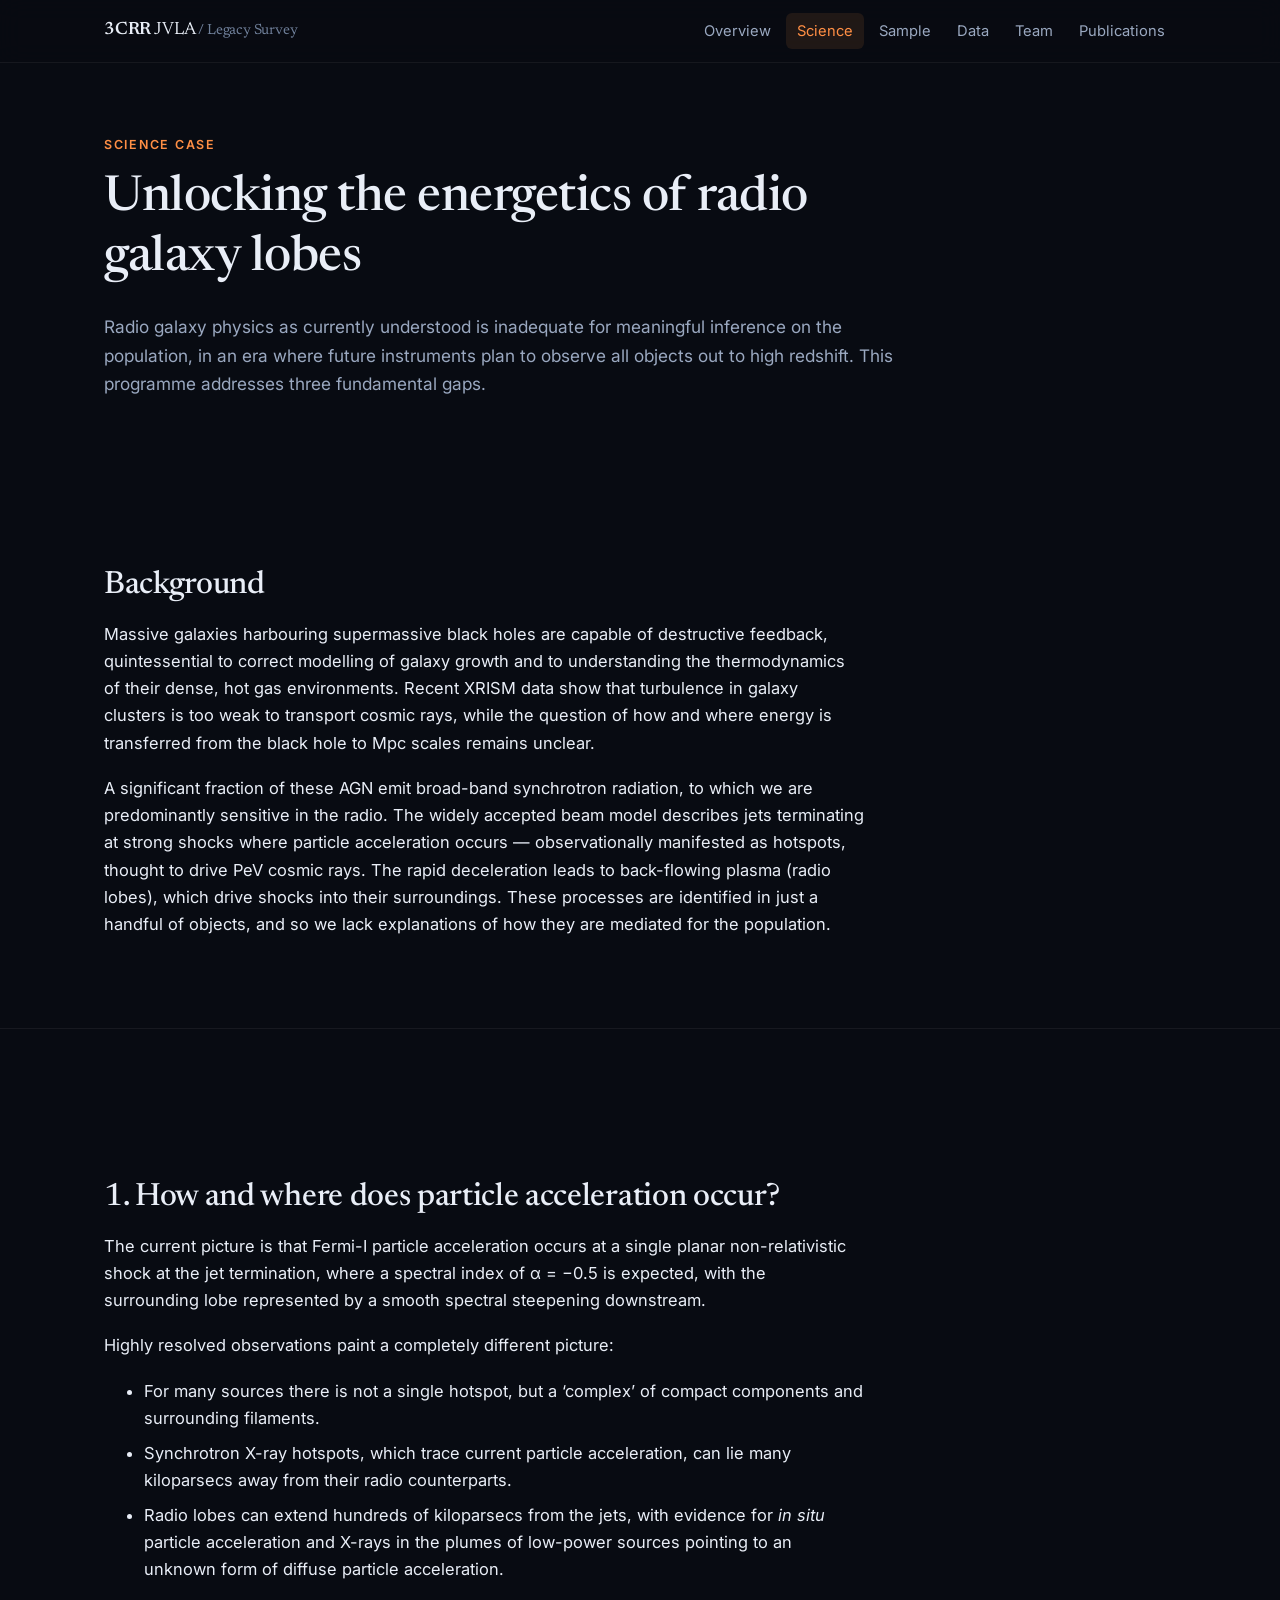
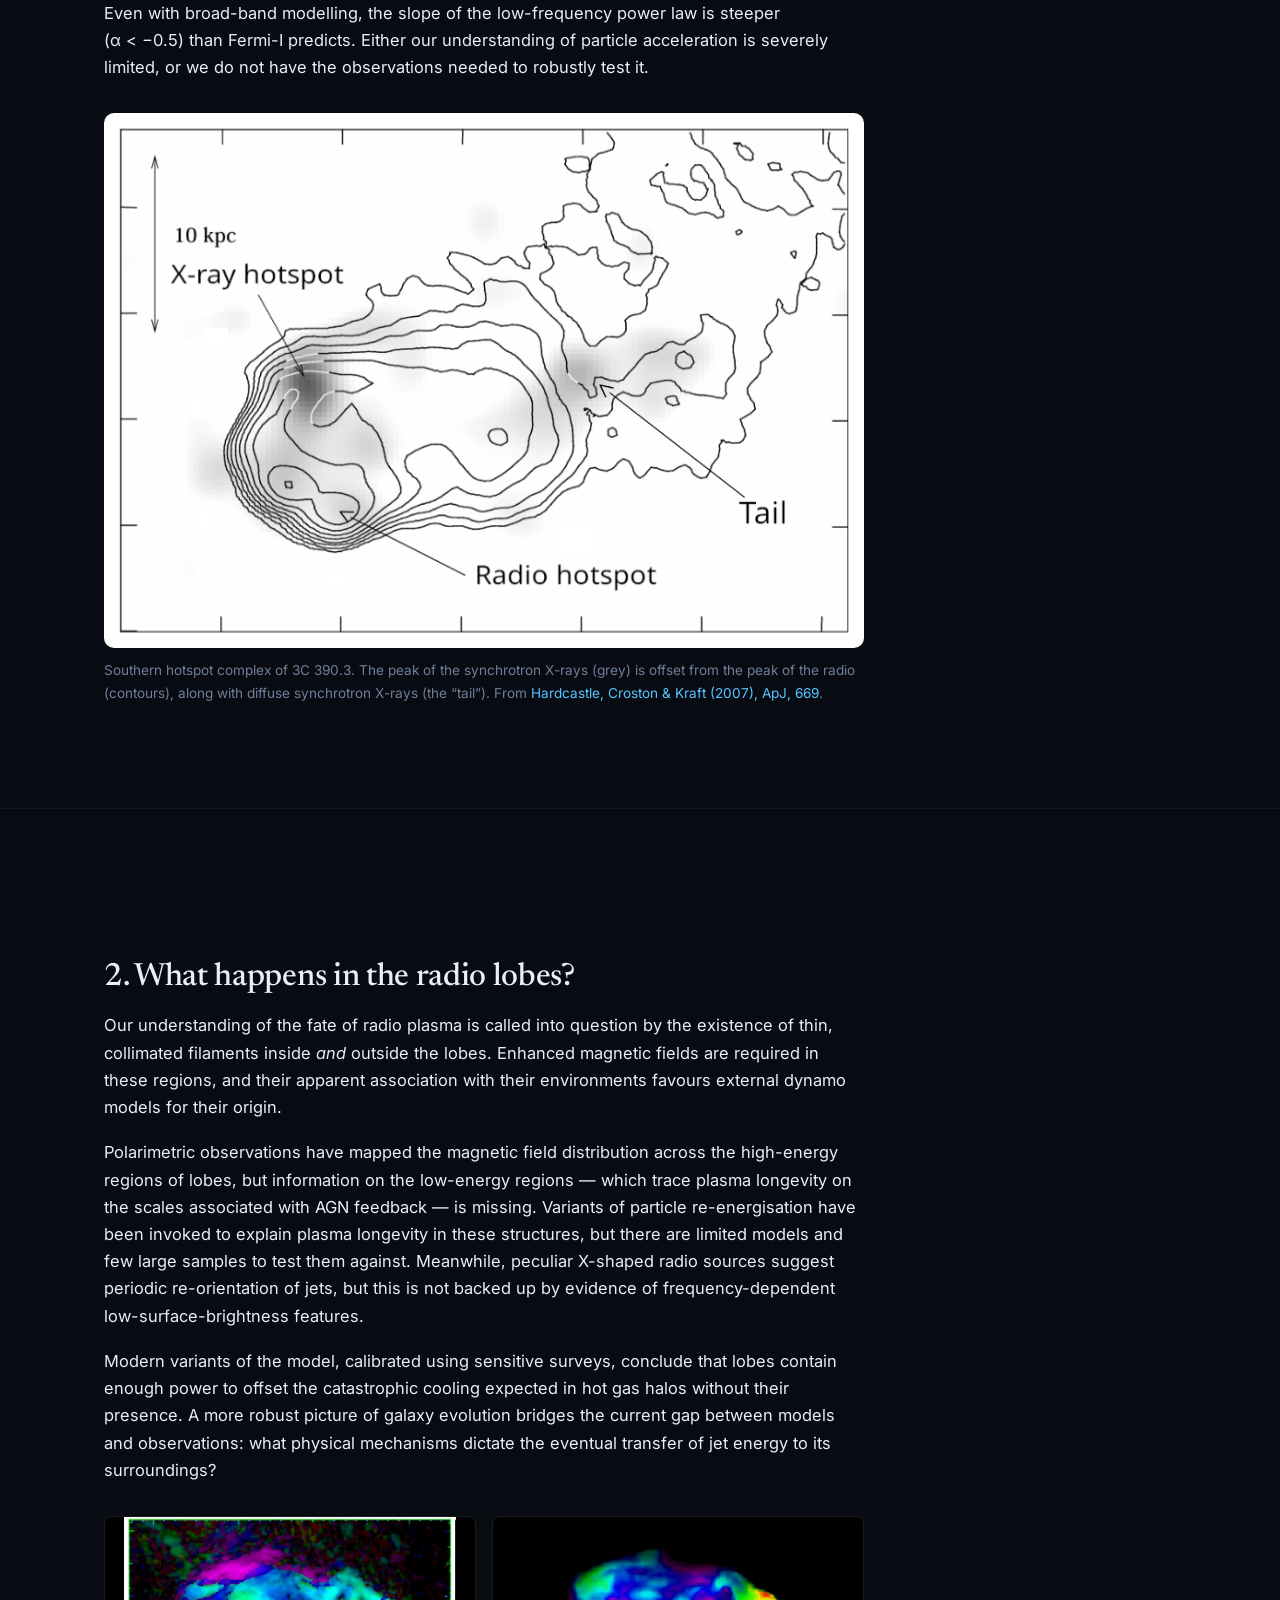
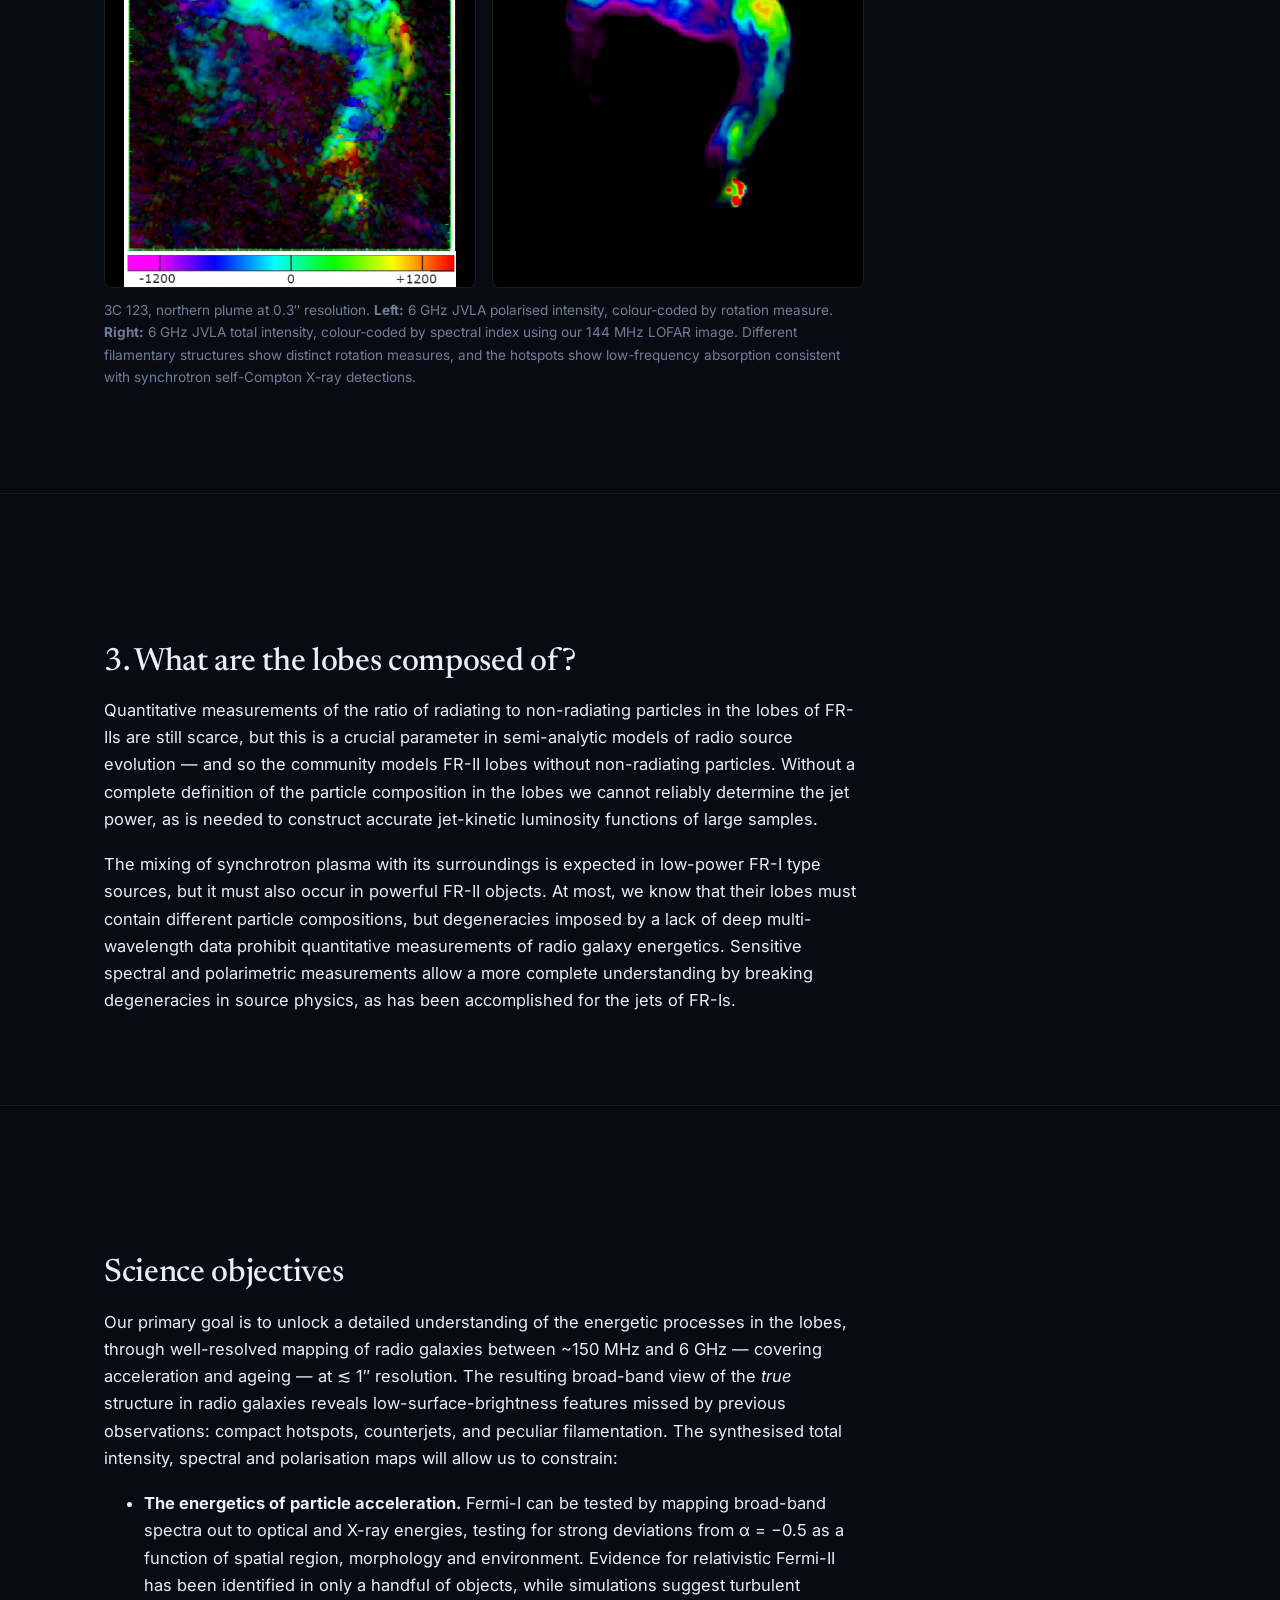
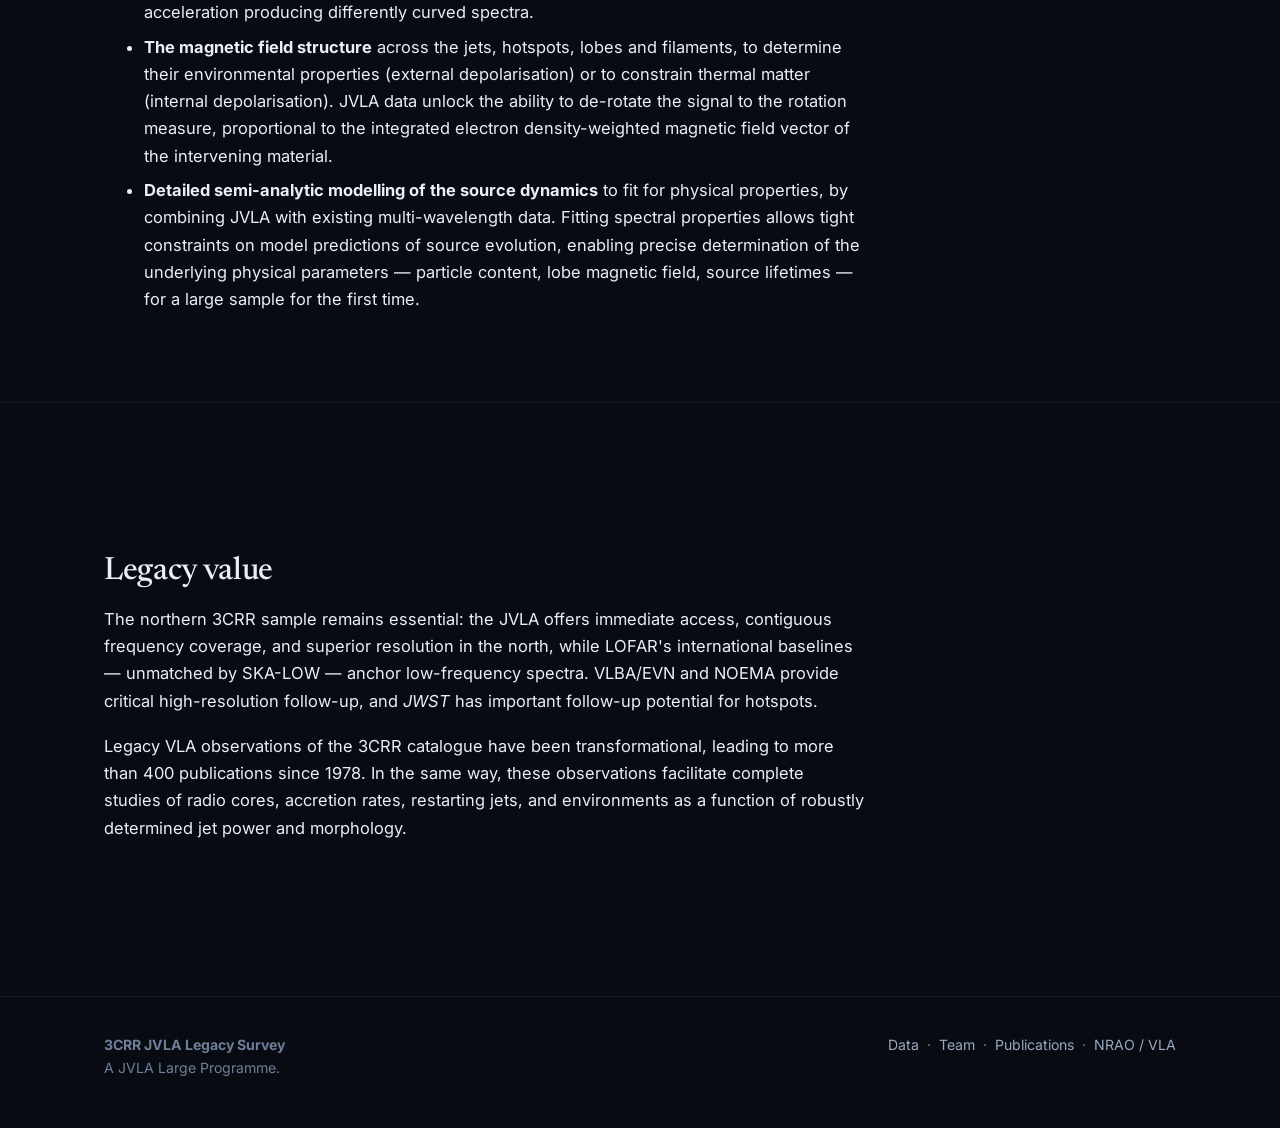
<file: science.html>
<!DOCTYPE html>
<html lang="en">
<head>
<meta charset="utf-8">
<meta name="viewport" content="width=device-width, initial-scale=1, viewport-fit=cover">
<title>Science case &middot; 3CRR JVLA Legacy Survey</title>
<meta name="description" content="The science case for the 3CRR JVLA Large Programme: particle acceleration, lobe physics and radio galaxy environments.">
<link rel="preconnect" href="https://fonts.googleapis.com">
<link rel="preconnect" href="https://fonts.gstatic.com" crossorigin>
<link href="https://fonts.googleapis.com/css2?family=Inter:wght@400;500;600;700&family=Newsreader:opsz,wght@6..72,400;6..72,500;6..72,600&display=swap" rel="stylesheet">
<link rel="stylesheet" href="assets/style.css">
</head>
<body>

<header class="site-header">
  <div class="wrap">
    <a class="brand" href="index.html"><b>3CRR</b> JVLA <span>/ Legacy Survey</span></a>
    <nav class="main">
      <a href="index.html">Overview</a>
      <a href="science.html" class="active">Science</a>
      <a href="sample.html">Sample</a>
      <a href="data.html">Data</a>
      <a href="team.html">Team</a>
      <a href="publications.html">Publications</a>
    </nav>
  </div>
</header>

<div class="wrap page-head narrow">
  <div class="eyebrow">Science case</div>
  <h1>Unlocking the energetics of radio galaxy lobes</h1>
  <p class="lede">
    Radio galaxy physics as currently understood is inadequate for meaningful inference on the population,
    in an era where future instruments plan to observe all objects out to high redshift. This programme
    addresses three fundamental gaps.
  </p>
</div>

<section class="band">
  <div class="wrap narrow">
    <h2>Background</h2>
    <p>
      Massive galaxies harbouring supermassive black holes are capable of destructive feedback,
      quintessential to correct modelling of galaxy growth and to understanding the thermodynamics of their
      dense, hot gas environments. Recent XRISM data show that turbulence in galaxy clusters is too weak to
      transport cosmic rays, while the question of how and where energy is transferred from the black hole
      to Mpc scales remains unclear.
    </p>
    <p>
      A significant fraction of these AGN emit broad-band synchrotron radiation, to which we are
      predominantly sensitive in the radio. The widely accepted beam model describes jets terminating at
      strong shocks where particle acceleration occurs &mdash; observationally manifested as hotspots, thought
      to drive PeV cosmic rays. The rapid deceleration leads to back-flowing plasma (radio lobes), which drive
      shocks into their surroundings. These processes are identified in just a handful of objects, and so we
      lack explanations of how they are mediated for the population.
    </p>
  </div>
</section>

<section class="band">
  <div class="wrap">
    <div class="narrow">
      <h2>1. How and where does particle acceleration occur?</h2>
      <p>
        The current picture is that Fermi-I particle acceleration occurs at a single planar non-relativistic
        shock at the jet termination, where a spectral index of &alpha;&nbsp;=&nbsp;&minus;0.5 is expected, with
        the surrounding lobe represented by a smooth spectral steepening downstream.
      </p>
      <p>Highly resolved observations paint a completely different picture:</p>
      <ul class="tight">
        <li>For many sources there is not a single hotspot, but a &lsquo;complex&rsquo; of compact components and
          surrounding filaments.</li>
        <li>Synchrotron X-ray hotspots, which trace current particle acceleration, can lie many kiloparsecs away
          from their radio counterparts.</li>
        <li>Radio lobes can extend hundreds of kiloparsecs from the jets, with evidence for <em>in situ</em>
          particle acceleration and X-rays in the plumes of low-power sources pointing to an unknown form of
          diffuse particle acceleration.</li>
      </ul>
      <p>
        Even with broad-band modelling, the slope of the low-frequency power law is steeper
        (&alpha;&nbsp;&lt;&nbsp;&minus;0.5) than Fermi-I predicts. Either our understanding of particle
        acceleration is severely limited, or we do not have the observations needed to robustly test it.
      </p>
    </div>

    <figure class="narrow lightfig">
      <img src="assets/img/3c390-hotspot.png"
           alt="Southern hotspot complex of 3C 390.3, with radio contours overlaid on greyscale X-ray emission, showing an offset between the X-ray and radio hotspot peaks and a diffuse tail.">
      <figcaption>
        Southern hotspot complex of 3C&nbsp;390.3. The peak of the synchrotron X-rays (grey) is offset from the
        peak of the radio (contours), along with diffuse synchrotron X-rays (the &ldquo;tail&rdquo;).
        From
        <!-- TO DO: if you have the ADS bibcode to hand, replace this search link with the direct
             https://ui.adsabs.harvard.edu/abs/<bibcode>/abstract URL. -->
        <a href="https://ui.adsabs.harvard.edu/search/q=author%3A%22Hardcastle%2C%20M.%20J.%22%20author%3A%22Croston%2C%20J.%20H.%22%20author%3A%22Kraft%2C%20R.%20P.%22%20year%3A2007">Hardcastle,
        Croston &amp; Kraft (2007), ApJ, 669</a>.
      </figcaption>
    </figure>
  </div>
</section>

<section class="band">
  <div class="wrap">
    <div class="narrow">
      <h2>2. What happens in the radio lobes?</h2>
      <p>
        Our understanding of the fate of radio plasma is called into question by the existence of thin,
        collimated filaments inside <em>and</em> outside the lobes. Enhanced magnetic fields are required in
        these regions, and their apparent association with their environments favours external dynamo models
        for their origin.
      </p>
      <p>
        Polarimetric observations have mapped the magnetic field distribution across the high-energy regions of
        lobes, but information on the low-energy regions &mdash; which trace plasma longevity on the scales
        associated with AGN feedback &mdash; is missing. Variants of particle re-energisation have been invoked
        to explain plasma longevity in these structures, but there are limited models and few large samples to
        test them against. Meanwhile, peculiar X-shaped radio sources suggest periodic re-orientation of jets,
        but this is not backed up by evidence of frequency-dependent low-surface-brightness features.
      </p>
      <p>
        Modern variants of the model, calibrated using sensitive surveys, conclude that lobes contain enough
        power to offset the catastrophic cooling expected in hot gas halos without their presence. A more robust
        picture of galaxy evolution bridges the current gap between models and observations: what physical
        mechanisms dictate the eventual transfer of jet energy to its surroundings?
      </p>
    </div>

    <figure class="narrow">
      <div class="fig-row">
        <img src="assets/img/3c123-rm.jpg" alt="6 GHz JVLA polarized intensity map of the northern plume of 3C 123, colour-coded by rotation measure.">
        <img src="assets/img/3c123-spectral-index.png" alt="6 GHz JVLA total intensity map of the northern plume of 3C 123, colour-coded by spectral index against the 144 MHz LOFAR image.">
      </div>
      <figcaption>
        3C&nbsp;123, northern plume at 0.3&Prime; resolution.
        <strong>Left:</strong> 6&nbsp;GHz JVLA polarised intensity, colour-coded by rotation measure.
        <strong>Right:</strong> 6&nbsp;GHz JVLA total intensity, colour-coded by spectral index using our
        144&nbsp;MHz LOFAR image. Different filamentary structures show distinct rotation measures, and the
        hotspots show low-frequency absorption consistent with synchrotron self-Compton X-ray detections.
      </figcaption>
    </figure>
  </div>
</section>

<section class="band">
  <div class="wrap narrow">
    <h2>3. What are the lobes composed of?</h2>
    <p>
      Quantitative measurements of the ratio of radiating to non-radiating particles in the lobes of FR-IIs are
      still scarce, but this is a crucial parameter in semi-analytic models of radio source evolution &mdash; and
      so the community models FR-II lobes without non-radiating particles. Without a complete definition of the
      particle composition in the lobes we cannot reliably determine the jet power, as is needed to construct
      accurate jet-kinetic luminosity functions of large samples.
    </p>
    <p>
      The mixing of synchrotron plasma with its surroundings is expected in low-power FR-I type sources, but it
      must also occur in powerful FR-II objects. At most, we know that their lobes must contain different
      particle compositions, but degeneracies imposed by a lack of deep multi-wavelength data prohibit
      quantitative measurements of radio galaxy energetics. Sensitive spectral and polarimetric measurements
      allow a more complete understanding by breaking degeneracies in source physics, as has been accomplished
      for the jets of FR-Is.
    </p>
  </div>
</section>

<section class="band">
  <div class="wrap narrow">
    <h2>Science objectives</h2>
    <p>
      Our primary goal is to unlock a detailed understanding of the energetic processes in the lobes, through
      well-resolved mapping of radio galaxies between ~150&nbsp;MHz and 6&nbsp;GHz &mdash; covering acceleration
      and ageing &mdash; at &#8818;&nbsp;1&Prime; resolution. The resulting broad-band view of the <em>true</em>
      structure in radio galaxies reveals low-surface-brightness features missed by previous observations:
      compact hotspots, counterjets, and peculiar filamentation. The synthesised total intensity, spectral and
      polarisation maps will allow us to constrain:
    </p>
    <ul class="tight">
      <li>
        <strong>The energetics of particle acceleration.</strong> Fermi-I can be tested by mapping broad-band
        spectra out to optical and X-ray energies, testing for strong deviations from &alpha;&nbsp;=&nbsp;&minus;0.5
        as a function of spatial region, morphology and environment. Evidence for relativistic Fermi-II has been
        identified in only a handful of objects, while simulations suggest turbulent acceleration producing
        differently curved spectra.
      </li>
      <li>
        <strong>The magnetic field structure</strong> across the jets, hotspots, lobes and filaments, to determine
        their environmental properties (external depolarisation) or to constrain thermal matter (internal
        depolarisation). JVLA data unlock the ability to de-rotate the signal to the rotation measure, proportional
        to the integrated electron density-weighted magnetic field vector of the intervening material.
      </li>
      <li>
        <strong>Detailed semi-analytic modelling of the source dynamics</strong> to fit for physical properties,
        by combining JVLA with existing multi-wavelength data. Fitting spectral properties allows tight constraints
        on model predictions of source evolution, enabling precise determination of the underlying physical
        parameters &mdash; particle content, lobe magnetic field, source lifetimes &mdash; for a large sample for
        the first time.
      </li>
    </ul>
  </div>
</section>

<section class="band">
  <div class="wrap narrow">
    <h2>Legacy value</h2>
    <p>
      The northern 3CRR sample remains essential: the JVLA offers immediate access, contiguous frequency
      coverage, and superior resolution in the north, while LOFAR's international baselines &mdash; unmatched by
      SKA-LOW &mdash; anchor low-frequency spectra. VLBA/EVN and NOEMA provide critical high-resolution follow-up,
      and <em>JWST</em> has important follow-up potential for hotspots.
    </p>
    <p>
      Legacy VLA observations of the 3CRR catalogue have been transformational, leading to more than 400
      publications since 1978. In the same way, these observations facilitate complete studies of radio cores,
      accretion rates, restarting jets, and environments as a function of robustly determined jet power and
      morphology.
    </p>
  </div>
</section>

<footer class="site-footer">
  <div class="wrap">
    <div>
      <strong>3CRR JVLA Legacy Survey</strong><br>
      A JVLA Large Programme.
    </div>
    <div>
      <a href="data.html">Data</a> &nbsp;&middot;&nbsp;
      <a href="team.html">Team</a> &nbsp;&middot;&nbsp;
      <a href="publications.html">Publications</a> &nbsp;&middot;&nbsp;
      <a href="https://science.nrao.edu/facilities/vla">NRAO / VLA</a>
    </div>
  </div>
</footer>

</body>
</html>
</file>
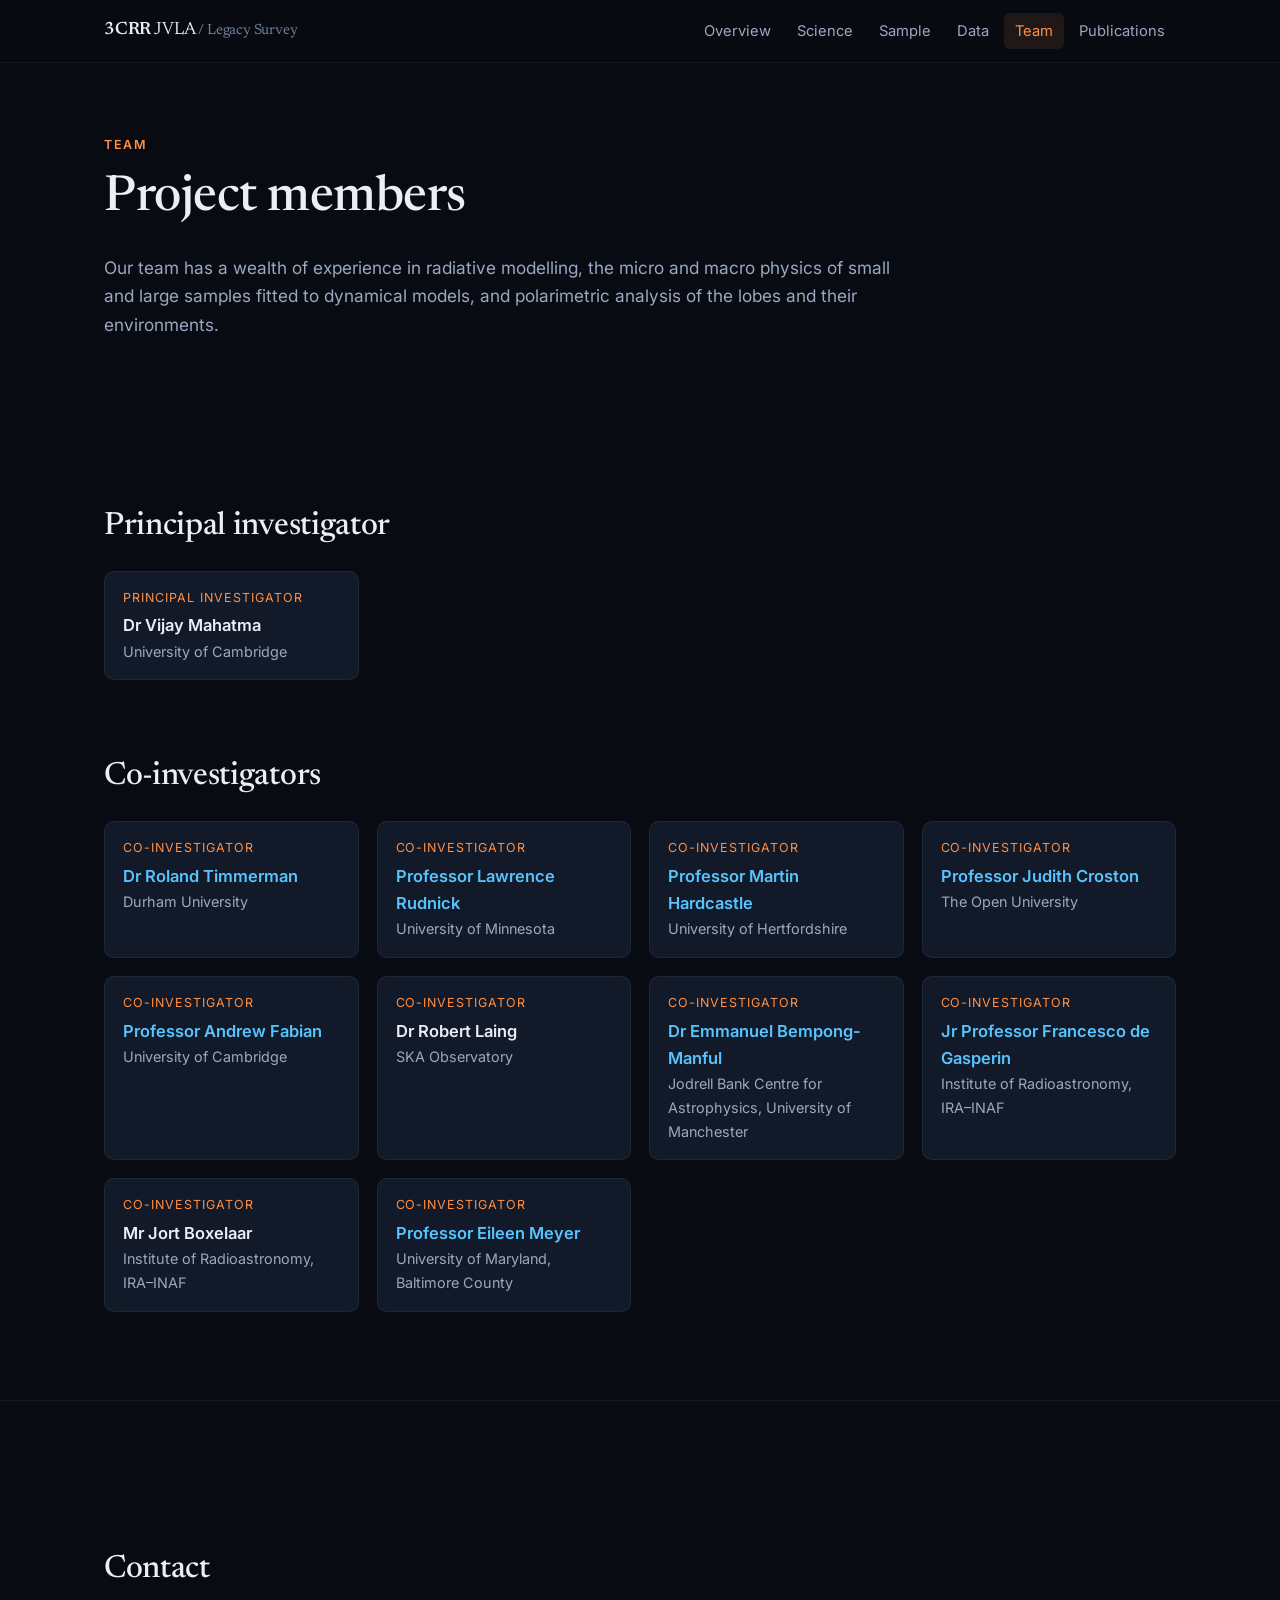
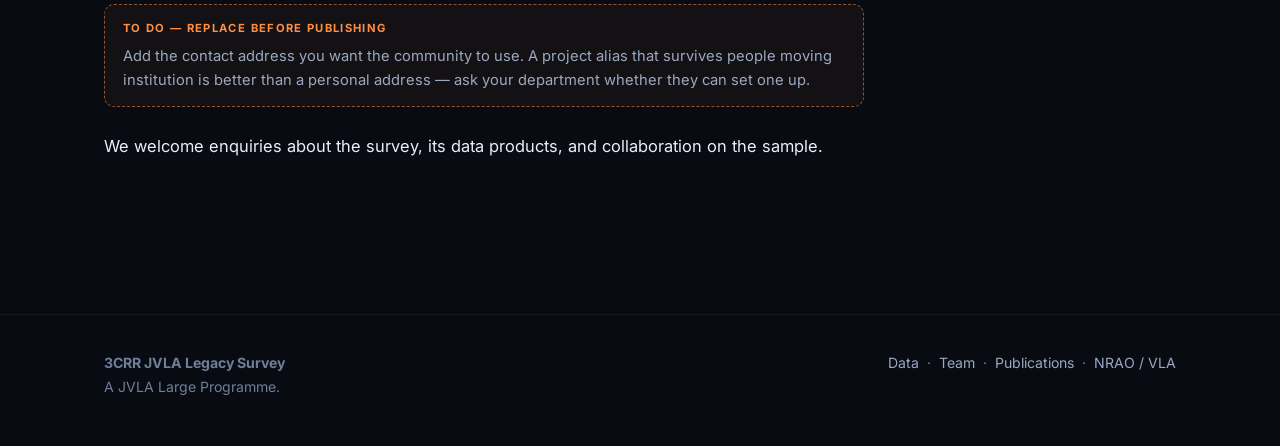
<file: team.html>
<!DOCTYPE html>
<html lang="en">
<head>
<meta charset="utf-8">
<meta name="viewport" content="width=device-width, initial-scale=1, viewport-fit=cover">
<title>Team &middot; 3CRR JVLA Legacy Survey</title>
<meta name="description" content="Project members and contacts for the 3CRR JVLA Large Programme.">
<link rel="preconnect" href="https://fonts.googleapis.com">
<link rel="preconnect" href="https://fonts.gstatic.com" crossorigin>
<link href="https://fonts.googleapis.com/css2?family=Inter:wght@400;500;600;700&family=Newsreader:opsz,wght@6..72,400;6..72,500;6..72,600&display=swap" rel="stylesheet">
<link rel="stylesheet" href="assets/style.css">
</head>
<body>

<header class="site-header">
  <div class="wrap">
    <a class="brand" href="index.html"><b>3CRR</b> JVLA <span>/ Legacy Survey</span></a>
    <nav class="main">
      <a href="index.html">Overview</a>
      <a href="science.html">Science</a>
      <a href="sample.html">Sample</a>
      <a href="data.html">Data</a>
      <a href="team.html" class="active">Team</a>
      <a href="publications.html">Publications</a>
    </nav>
  </div>
</header>

<div class="wrap page-head narrow">
  <div class="eyebrow">Team</div>
  <h1>Project members</h1>
  <p class="lede">
    Our team has a wealth of experience in radiative modelling, the micro and macro physics of small and large
    samples fitted to dynamical models, and polarimetric analysis of the lobes and their environments.
  </p>
</div>

<section class="band">
  <div class="wrap">

    <!-- ===================================================================
         To add or change someone, copy one <li> block. Keep the inner <div>s:
             role  — Principal investigator / Co-investigator
             name  — the person's name; wrap in <a href="…"> if they have a page
             aff   — institution
         =================================================================== -->

    <h2>Principal investigator</h2>
    <ul class="people">
      <li>
        <div class="role">Principal investigator</div>
        <div class="name">Dr Vijay Mahatma</div>
        <div class="aff">University of Cambridge</div>
      </li>
    </ul>

    <h2>Co-investigators</h2>
    <ul class="people">
      <li>
        <div class="role">Co-investigator</div>
        <div class="name"><a href="https://www.rolandtimmerman.com/">Dr Roland Timmerman</a></div>
        <div class="aff">Durham University</div>
      </li>
      <li>
        <div class="role">Co-investigator</div>
        <div class="name"><a href="https://cse.umn.edu/physics/lawrence-rudnick">Professor Lawrence Rudnick</a></div>
        <div class="aff">University of Minnesota</div>
      </li>
      <li>
        <div class="role">Co-investigator</div>
        <div class="name"><a href="https://researchprofiles.herts.ac.uk/en/persons/martin-hardcastle/">Professor Martin Hardcastle</a></div>
        <div class="aff">University of Hertfordshire</div>
      </li>
      <li>
        <div class="role">Co-investigator</div>
        <div class="name"><a href="https://profiles.open.ac.uk/judith-croston">Professor Judith Croston</a></div>
        <div class="aff">The Open University</div>
      </li>
      <li>
        <div class="role">Co-investigator</div>
        <div class="name"><a href="https://www.ast.cam.ac.uk/people/andrew.fabian">Professor Andrew Fabian</a></div>
        <div class="aff">University of Cambridge</div>
      </li>
      <li>
        <div class="role">Co-investigator</div>
        <div class="name">Dr Robert Laing</div>
        <div class="aff">SKA Observatory</div>
      </li>
      <li>
        <div class="role">Co-investigator</div>
        <div class="name"><a href="https://research.manchester.ac.uk/en/persons/emmanuel-bempong-manful/">Dr Emmanuel Bempong-Manful</a></div>
        <div class="aff">Jodrell Bank Centre for Astrophysics, University of Manchester</div>
      </li>
      <li>
        <div class="role">Co-investigator</div>
        <div class="name"><a href="https://info.ira.inaf.it/author/fdg/">Jr Professor Francesco de Gasperin</a></div>
        <div class="aff">Institute of Radioastronomy, IRA&ndash;INAF</div>
      </li>
      <li>
        <div class="role">Co-investigator</div>
        <div class="name">Mr Jort Boxelaar</div>
        <div class="aff">Institute of Radioastronomy, IRA&ndash;INAF</div>
      </li>
      <li>
        <div class="role">Co-investigator</div>
        <div class="name"><a href="https://astro.umbc.edu/eileen-t-meyer-c-v-and-publications/">Professor Eileen Meyer</a></div>
        <div class="aff">University of Maryland, Baltimore County</div>
      </li>
    </ul>
  </div>
</section>

<section class="band">
  <div class="wrap narrow">
    <h2>Contact</h2>
    <div class="todo">
      Add the contact address you want the community to use. A project alias that survives people moving
      institution is better than a personal address &mdash; ask your department whether they can set one up.
    </div>
    <p style="margin-top:1.6rem">
      We welcome enquiries about the survey, its data products, and collaboration on the sample.
    </p>
  </div>
</section>

<footer class="site-footer">
  <div class="wrap">
    <div>
      <strong>3CRR JVLA Legacy Survey</strong><br>
      A JVLA Large Programme.
    </div>
    <div>
      <a href="data.html">Data</a> &nbsp;&middot;&nbsp;
      <a href="team.html">Team</a> &nbsp;&middot;&nbsp;
      <a href="publications.html">Publications</a> &nbsp;&middot;&nbsp;
      <a href="https://science.nrao.edu/facilities/vla">NRAO / VLA</a>
    </div>
  </div>
</footer>

</body>
</html>
</file>
<file: assets/style.css>
/* ============================================================
   3CRR JVLA Legacy Survey — site styles
   Edit colours in the :root block below if you want a different look.
   ============================================================ */

:root {
  --bg:        #080b12;
  --bg-2:      #0e1420;
  --panel:     #121a29;
  --panel-2:   #16203200;
  --line:      rgba(255, 255, 255, 0.10);
  --line-soft: rgba(255, 255, 255, 0.06);
  --text:      #e9eef7;
  --muted:     #9aa8c0;
  --dim:       #6f7f99;
  --accent:    #ff8f45;   /* radio-map orange */
  --accent-2:  #57c4ff;   /* cool blue */
  --max:       1120px;
  --radius:    10px;
}

*, *::before, *::after { box-sizing: border-box; }

html { scroll-behavior: smooth; }

body {
  margin: 0;
  background: var(--bg);
  color: var(--text);
  font-family: "Inter", -apple-system, BlinkMacSystemFont, "Segoe UI", Roboto, Helvetica, Arial, sans-serif;
  font-size: 16.5px;
  line-height: 1.65;
  -webkit-font-smoothing: antialiased;
}

img { max-width: 100%; height: auto; display: block; }

a { color: var(--accent-2); text-decoration: none; }
a:hover { text-decoration: underline; }

h1, h2, h3, h4 {
  font-family: "Newsreader", Georgia, "Times New Roman", serif;
  font-weight: 500;
  line-height: 1.2;
  letter-spacing: -0.01em;
  margin: 0 0 0.5em;
}

h1 { font-size: clamp(2rem, 5vw, 3.1rem); }
h2 { font-size: clamp(1.5rem, 3vw, 2rem); margin-top: 2.4em; }
h3 { font-size: 1.2rem; margin-top: 2em; font-weight: 600; }

p { margin: 0 0 1.1em; }

code, kbd, pre {
  font-family: "SF Mono", ui-monospace, "Cascadia Mono", Menlo, Consolas, monospace;
  font-size: 0.88em;
}

code {
  background: rgba(255, 255, 255, 0.07);
  padding: 0.12em 0.4em;
  border-radius: 4px;
}

pre {
  background: var(--bg-2);
  border: 1px solid var(--line);
  border-radius: var(--radius);
  padding: 1rem 1.1rem;
  overflow-x: auto;
}

pre code { background: none; padding: 0; }

.wrap { max-width: var(--max); margin: 0 auto; padding: 0 24px; }

/* A measure-limited column. Used either as an inner block (<div class="wrap">
   <div class="narrow">…) or on the container itself (<div class="wrap narrow">).
   Both forms line up on the same left edge. */
.narrow { max-width: 760px; }
.wrap.narrow { max-width: var(--max); }
.wrap.narrow > * { max-width: 760px; }

/* ---------- header / nav ---------- */

.site-header {
  position: sticky;
  top: 0;
  z-index: 50;
  background: rgba(8, 11, 18, 0.88);
  backdrop-filter: blur(12px);
  border-bottom: 1px solid var(--line-soft);
}

.site-header .wrap {
  display: flex;
  align-items: center;
  gap: 24px;
  min-height: 62px;
  flex-wrap: wrap;
  padding-block: 8px;
}

.brand {
  font-family: "Newsreader", Georgia, serif;
  font-size: 1.12rem;
  color: var(--text);
  white-space: nowrap;
  letter-spacing: -0.01em;
}
.brand:hover { text-decoration: none; color: var(--accent); }
.brand b { font-weight: 600; }
.brand span { color: var(--dim); font-size: 0.82em; }

nav.main { margin-left: auto; display: flex; gap: 4px; flex-wrap: wrap; }

nav.main a {
  color: var(--muted);
  font-size: 0.92rem;
  padding: 6px 11px;
  border-radius: 6px;
}
nav.main a:hover { color: var(--text); background: rgba(255, 255, 255, 0.06); text-decoration: none; }
nav.main a.active { color: var(--accent); background: rgba(255, 143, 69, 0.10); }

/* ---------- hero ---------- */

.hero {
  position: relative;
  border-bottom: 1px solid var(--line-soft);
  overflow: hidden;
  background: radial-gradient(120% 130% at 78% 18%, #2a1305 0%, #0d1220 46%, var(--bg) 78%);
}

.hero .wrap { padding-block: clamp(48px, 9vw, 96px); }

.hero-grid {
  display: grid;
  grid-template-columns: 1.15fr 0.85fr;
  gap: 48px;
  align-items: center;
}

.eyebrow {
  font-size: 0.78rem;
  letter-spacing: 0.14em;
  text-transform: uppercase;
  color: var(--accent);
  font-weight: 600;
  margin-bottom: 1.1em;
}

.hero h1 { margin-bottom: 0.4em; }
.hero .lede { font-size: 1.12rem; color: var(--muted); max-width: 40em; }

.hero-fig img { border-radius: var(--radius); border: 1px solid var(--line); }
.hero-fig figcaption { font-size: 0.8rem; color: var(--dim); margin-top: 0.7em; }

/* ---------- key numbers ---------- */

.stats {
  display: grid;
  grid-template-columns: repeat(auto-fit, minmax(160px, 1fr));
  gap: 1px;
  background: var(--line-soft);
  border-block: 1px solid var(--line-soft);
}

.stat { background: var(--bg); padding: 22px 24px; }
.stat .n {
  font-family: "Newsreader", Georgia, serif;
  font-size: 1.85rem;
  color: var(--accent);
  line-height: 1.1;
}
.stat .l { font-size: 0.85rem; color: var(--muted); margin-top: 4px; }

/* ---------- generic sections ---------- */

section.band { padding-block: clamp(40px, 6vw, 72px); }
section.band + section.band { border-top: 1px solid var(--line-soft); }

.page-head { padding-block: clamp(40px, 6vw, 72px) 0; }
.page-head p.lede { font-size: 1.08rem; color: var(--muted); max-width: 46em; }

.cards {
  display: grid;
  grid-template-columns: repeat(auto-fit, minmax(260px, 1fr));
  gap: 20px;
  margin-top: 2rem;
}

.card {
  background: var(--panel);
  border: 1px solid var(--line-soft);
  border-radius: var(--radius);
  padding: 22px 24px;
}
.card h3 { margin-top: 0; font-family: "Inter", sans-serif; font-size: 1.02rem; }
.card p:last-child { margin-bottom: 0; }
.card .q {
  font-family: "Newsreader", Georgia, serif;
  font-size: 1.6rem;
  color: var(--accent);
  display: block;
  line-height: 1;
  margin-bottom: 0.45em;
}

figure { margin: 2rem 0; }
figure img { border-radius: var(--radius); border: 1px solid var(--line); }
figcaption { font-size: 0.85rem; color: var(--dim); margin-top: 0.8em; }

/* for figures that have a white background of their own */
.lightfig img { background: #fff; padding: 14px; border-color: rgba(255, 255, 255, 0.22); }

.fig-row {
  display: grid;
  grid-template-columns: repeat(auto-fit, minmax(210px, 1fr));
  gap: 16px;
}
.fig-row img {
  border-radius: 8px;
  border: 1px solid var(--line);
  width: 100%;
  aspect-ratio: 1 / 1;
  object-fit: contain;
  background: #000;
}

/* the status banner on the overview page */
.status {
  display: flex;
  gap: 24px;
  align-items: flex-end;
  justify-content: space-between;
  flex-wrap: wrap;
  background: var(--panel);
  border: 1px solid var(--line-soft);
  border-left: 3px solid var(--accent);
  border-radius: 0 var(--radius) var(--radius) 0;
  padding: 22px 26px;
}
.status p { color: var(--muted); max-width: 54em; }
.status strong { color: var(--text); }
.status-date { font-size: 0.82rem; color: var(--dim); margin: 0; white-space: nowrap; }

/* gallery of radio maps, each in a square box with a label */
.imgrid {
  display: grid;
  grid-template-columns: repeat(auto-fit, minmax(300px, 1fr));
  gap: 14px;
}

.shot { position: relative; }

.shot img {
  width: 100%;
  aspect-ratio: 1 / 1;
  object-fit: contain;
  background: #000;
  border: 1px solid var(--line);
  border-radius: 8px;
}

.shot span {
  position: absolute;
  left: 12px;
  top: 10px;
  font-size: 0.8rem;
  font-weight: 600;
  letter-spacing: 0.02em;
  color: #fff;
  text-shadow: 0 1px 4px rgba(0, 0, 0, 0.95);
  pointer-events: none;
}

.note {
  border-left: 3px solid var(--accent);
  background: rgba(255, 143, 69, 0.07);
  padding: 14px 18px;
  border-radius: 0 var(--radius) var(--radius) 0;
  color: var(--muted);
  font-size: 0.94rem;
}
.note strong { color: var(--text); }

/* an obvious marker for content the team still needs to supply */
.todo {
  border: 1px dashed rgba(255, 143, 69, 0.55);
  background: rgba(255, 143, 69, 0.05);
  border-radius: var(--radius);
  padding: 14px 18px;
  color: var(--muted);
  font-size: 0.92rem;
}
.todo::before {
  content: "TO DO — replace before publishing";
  display: block;
  font-size: 0.7rem;
  letter-spacing: 0.12em;
  text-transform: uppercase;
  color: var(--accent);
  font-weight: 700;
  margin-bottom: 6px;
}

/* ---------- tables ---------- */

.table-scroll { overflow-x: auto; border: 1px solid var(--line-soft); border-radius: var(--radius); }

/* Long reference tables scroll inside their own box so the column headings
   stay visible. A sticky <thead> only works inside a scroll container, which
   is why this needs the height cap. */
.table-scroll.tall { max-height: 72vh; overflow: auto; }

/* a wider container, for the catalogue table only */
.wrap-wide { max-width: 1280px; margin: 0 auto; padding: 0 24px; }

table { border-collapse: collapse; width: 100%; font-size: 0.92rem; }

thead th {
  position: sticky;
  top: 0;
  background: var(--bg-2);
  text-align: left;
  font-weight: 600;
  color: var(--muted);
  padding: 11px 14px;
  border-bottom: 1px solid var(--line);
  white-space: nowrap;
}

tbody td { padding: 9px 14px; border-bottom: 1px solid var(--line-soft); }
tbody tr:hover { background: rgba(255, 255, 255, 0.03); }
tbody td:first-child { font-weight: 600; white-space: nowrap; }

/* rows belonging to this programme's 73 targets */
tbody tr.in-sample { background: rgba(255, 143, 69, 0.06); color: var(--text); }
tbody tr.in-sample:hover { background: rgba(255, 143, 69, 0.11); }
tbody tr.in-sample td:first-child { box-shadow: inset 3px 0 0 var(--accent); color: var(--accent); }
tbody tr:not(.in-sample) { color: var(--muted); }

.tag {
  display: inline-block;
  font-size: 0.72rem;
  font-weight: 600;
  letter-spacing: 0.02em;
  padding: 2px 8px;
  border-radius: 999px;
  white-space: nowrap;
  border: 1px solid transparent;
}
.tag-sample { background: rgba(255, 143, 69, 0.16); color: var(--accent); border-color: rgba(255, 143, 69, 0.4); }
.tag-out    { background: transparent; color: var(--dim); border-color: var(--line); font-weight: 500; }

.controls {
  display: flex;
  gap: 12px;
  flex-wrap: wrap;
  align-items: center;
  margin: 1.5rem 0 1rem;
}

/* coverage chips in the target table */
.chips { display: inline-flex; gap: 3px; }

.chip {
  display: inline-flex;
  align-items: center;
  justify-content: center;
  width: 20px;
  height: 20px;
  border-radius: 5px;
  font-size: 0.72rem;
  font-weight: 700;
  line-height: 1;
  cursor: default;
  border: 1px solid transparent;
}
.chip-new      { background: var(--accent); color: #1a0d03; }
.chip-archival { background: transparent; color: var(--muted); border-color: var(--muted); }
.chip-none     { background: transparent; color: rgba(255, 255, 255, 0.14); }

.legend { display: flex; gap: 22px; flex-wrap: wrap; align-items: center; font-size: 0.86rem; color: var(--muted); margin-top: 1.1rem; }
.legend span.k { display: inline-flex; align-items: center; gap: 7px; }

.controls input, .controls select {
  background: var(--bg-2);
  border: 1px solid var(--line);
  color: var(--text);
  border-radius: 8px;
  padding: 9px 12px;
  font: inherit;
  font-size: 0.92rem;
}
.controls input { min-width: 220px; flex: 1 1 220px; }
.controls input:focus, .controls select:focus { outline: 2px solid var(--accent); outline-offset: 1px; }
.count { color: var(--dim); font-size: 0.88rem; }

/* ---------- people ---------- */

.people {
  display: grid;
  grid-template-columns: repeat(auto-fill, minmax(230px, 1fr));
  gap: 18px;
  margin-top: 1.6rem;
  padding: 0;
  list-style: none;
}

.people li {
  background: var(--panel);
  border: 1px solid var(--line-soft);
  border-radius: var(--radius);
  padding: 16px 18px;
}
.people .name { font-weight: 600; }
.people .role { color: var(--accent); font-size: 0.78rem; text-transform: uppercase; letter-spacing: 0.08em; margin-bottom: 4px; }
.people .aff { color: var(--muted); font-size: 0.9rem; }

/* ---------- publications ---------- */

.pubs { list-style: none; padding: 0; margin: 1.5rem 0 0; }
.pubs li { padding: 14px 0; border-bottom: 1px solid var(--line-soft); font-size: 0.95rem; }
.pubs .authors { color: var(--text); }
.pubs .meta { color: var(--dim); font-size: 0.88rem; }

/* ---------- buttons ---------- */

.btn-row { display: flex; gap: 12px; flex-wrap: wrap; margin-top: 1.6rem; }

.btn {
  display: inline-block;
  background: var(--accent);
  color: #1a0d03;
  font-weight: 600;
  font-size: 0.93rem;
  padding: 10px 18px;
  border-radius: 8px;
  border: 1px solid var(--accent);
}
.btn:hover { text-decoration: none; filter: brightness(1.08); }
.btn.ghost { background: transparent; color: var(--text); border-color: var(--line); }
.btn.ghost:hover { border-color: var(--accent); color: var(--accent); }

/* ---------- footer ---------- */

.site-footer {
  border-top: 1px solid var(--line-soft);
  margin-top: 64px;
  padding-block: 36px 48px;
  color: var(--dim);
  font-size: 0.88rem;
}
.site-footer .wrap { display: flex; gap: 28px; flex-wrap: wrap; justify-content: space-between; }
.site-footer a { color: var(--muted); }

dl.spec { margin: 1.5rem 0 0; }
dl.spec dt { font-weight: 600; color: var(--text); margin-top: 1.1em; }
dl.spec dd { margin: 0.25em 0 0; color: var(--muted); }

ul.tight li { margin-bottom: 0.45em; }

/* ---------- responsive ---------- */

@media (max-width: 820px) {
  .hero-grid { grid-template-columns: 1fr; gap: 32px; }
  .hero-fig { order: -1; }
  nav.main { margin-left: 0; width: 100%; }
  nav.main a { padding: 6px 9px; font-size: 0.87rem; }
}
</file>
